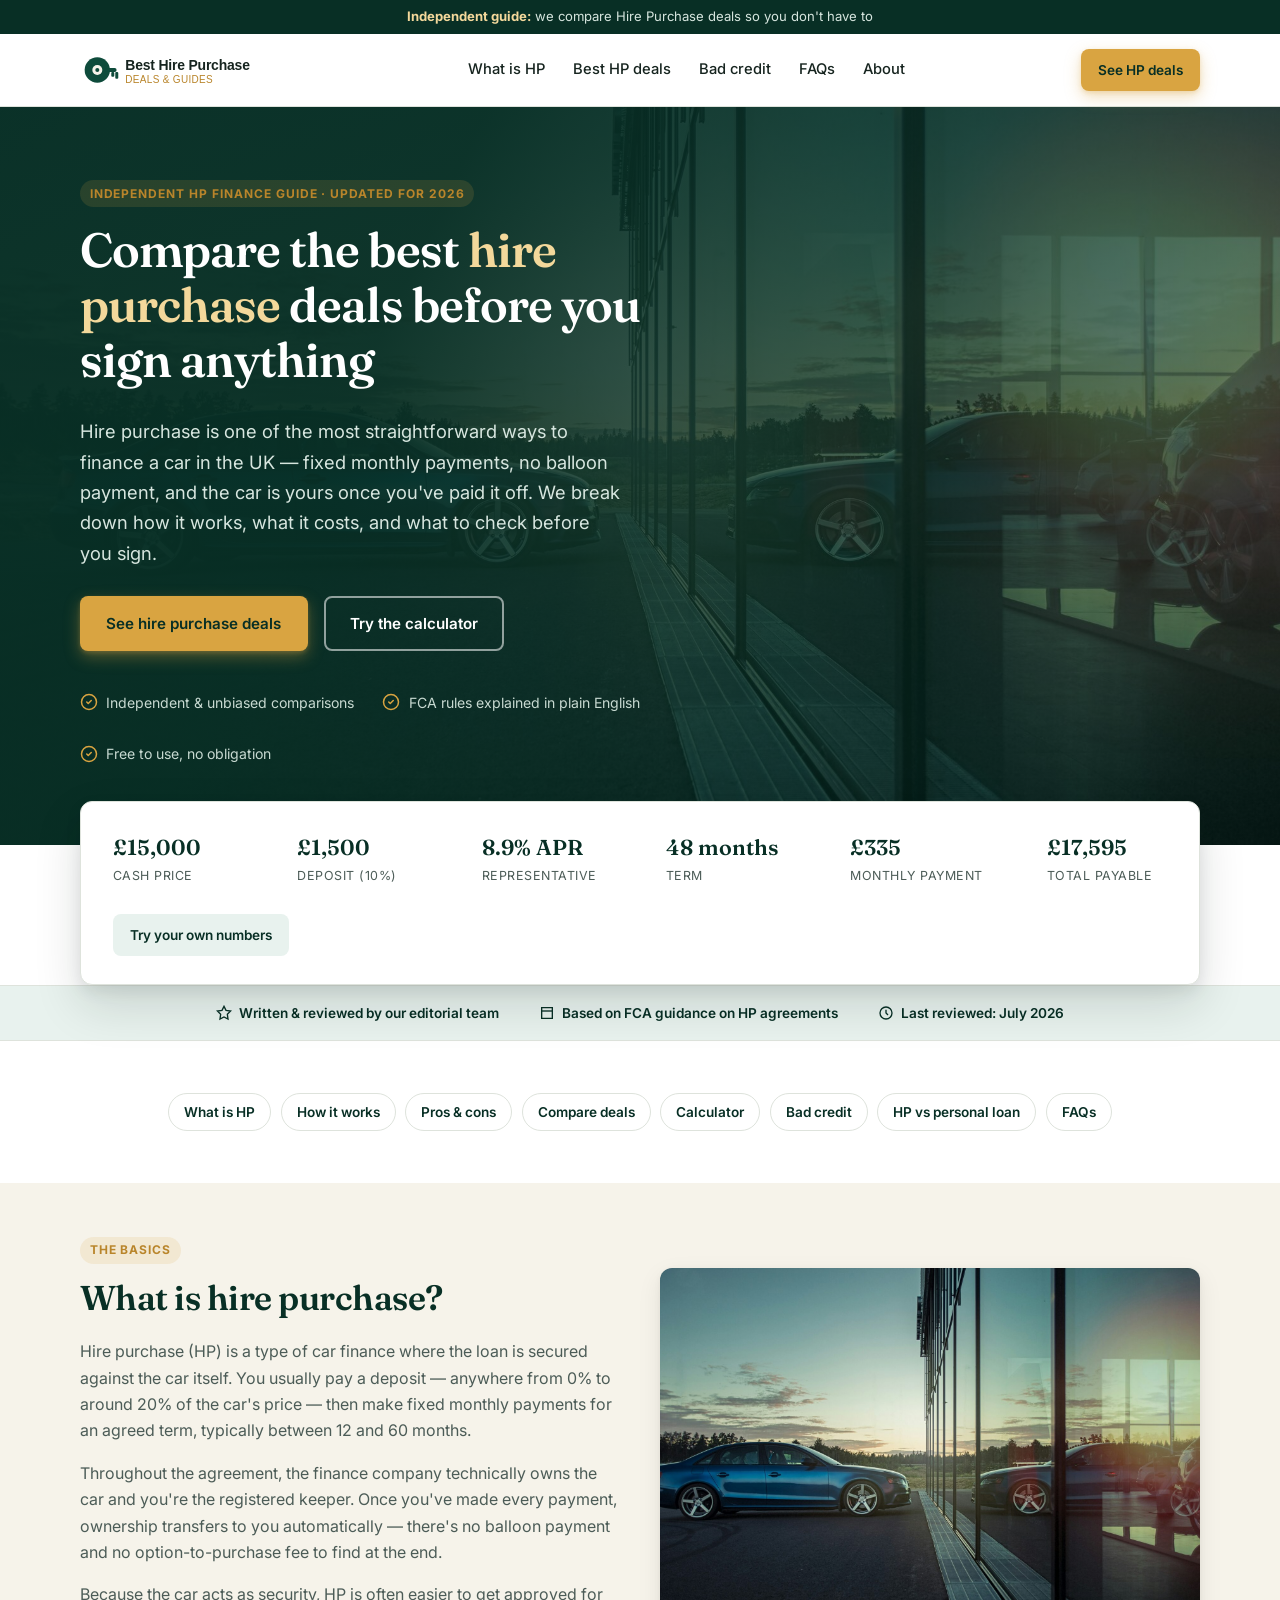
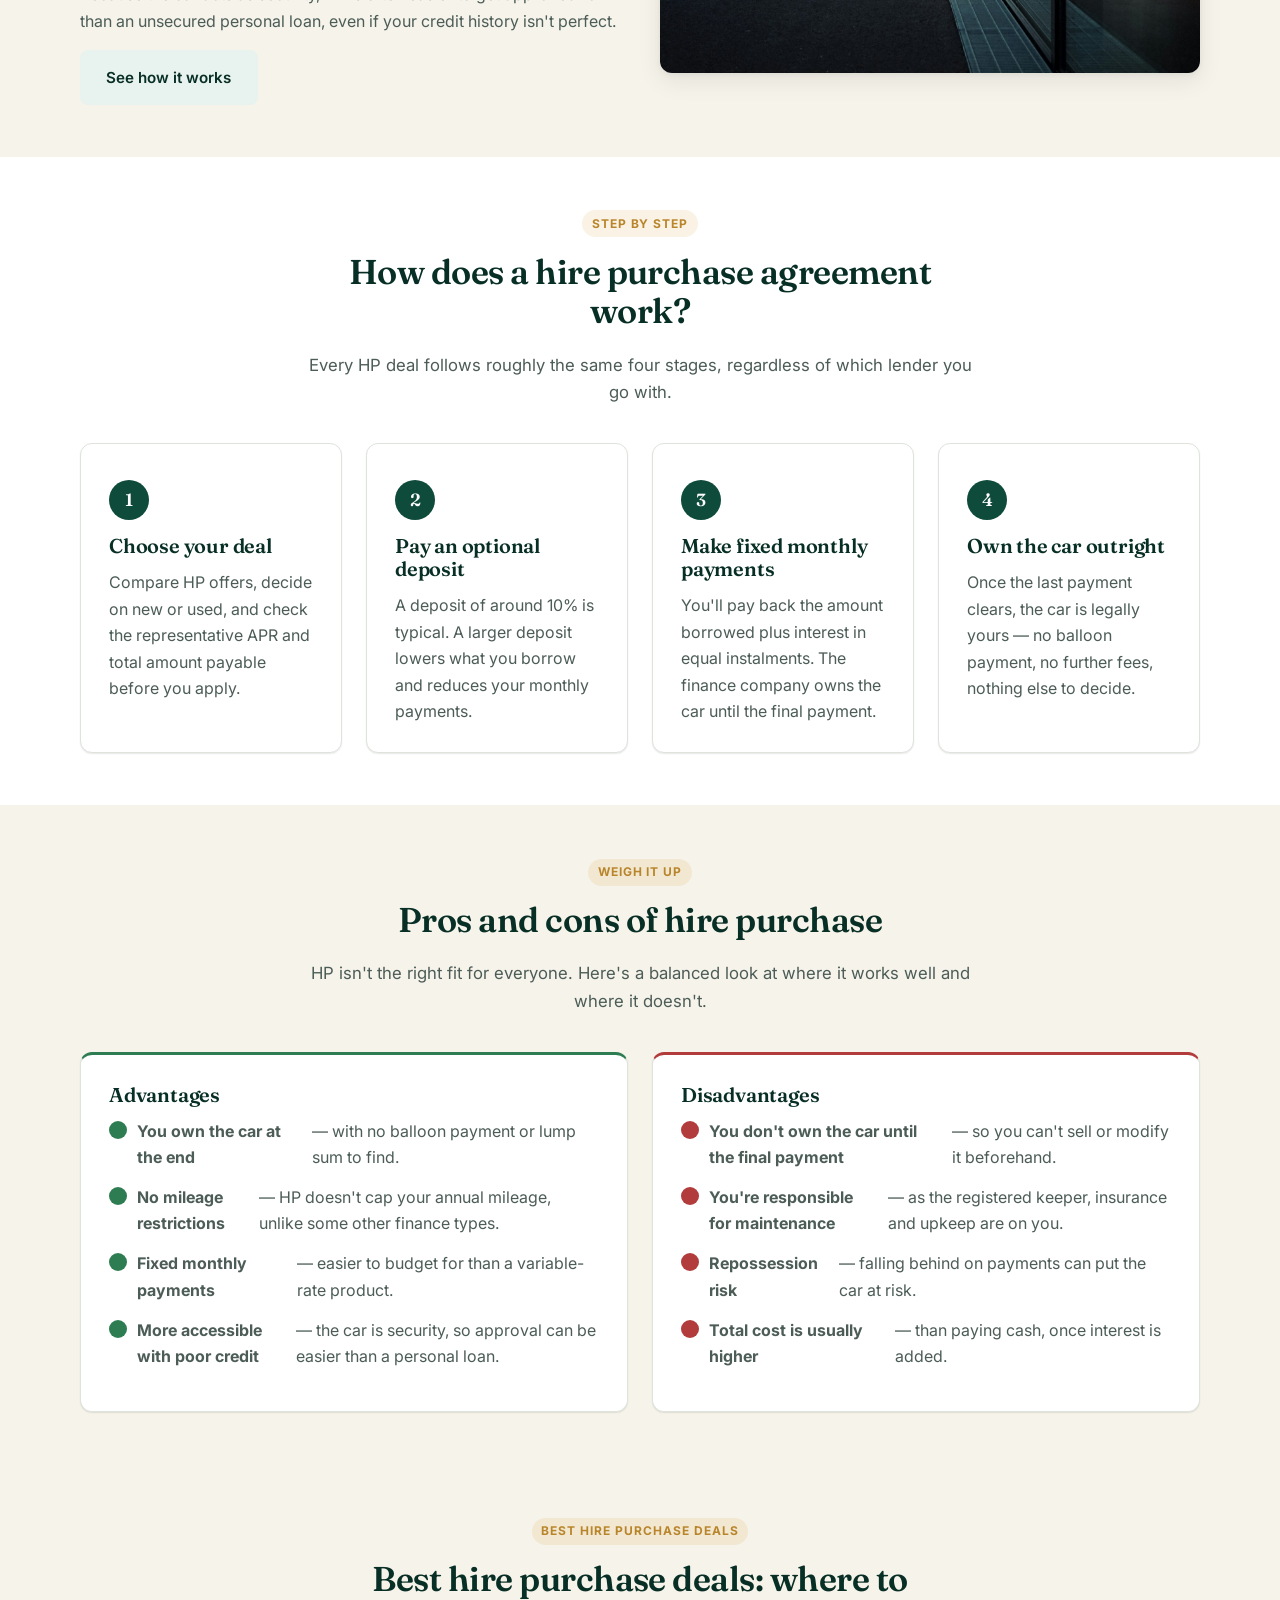
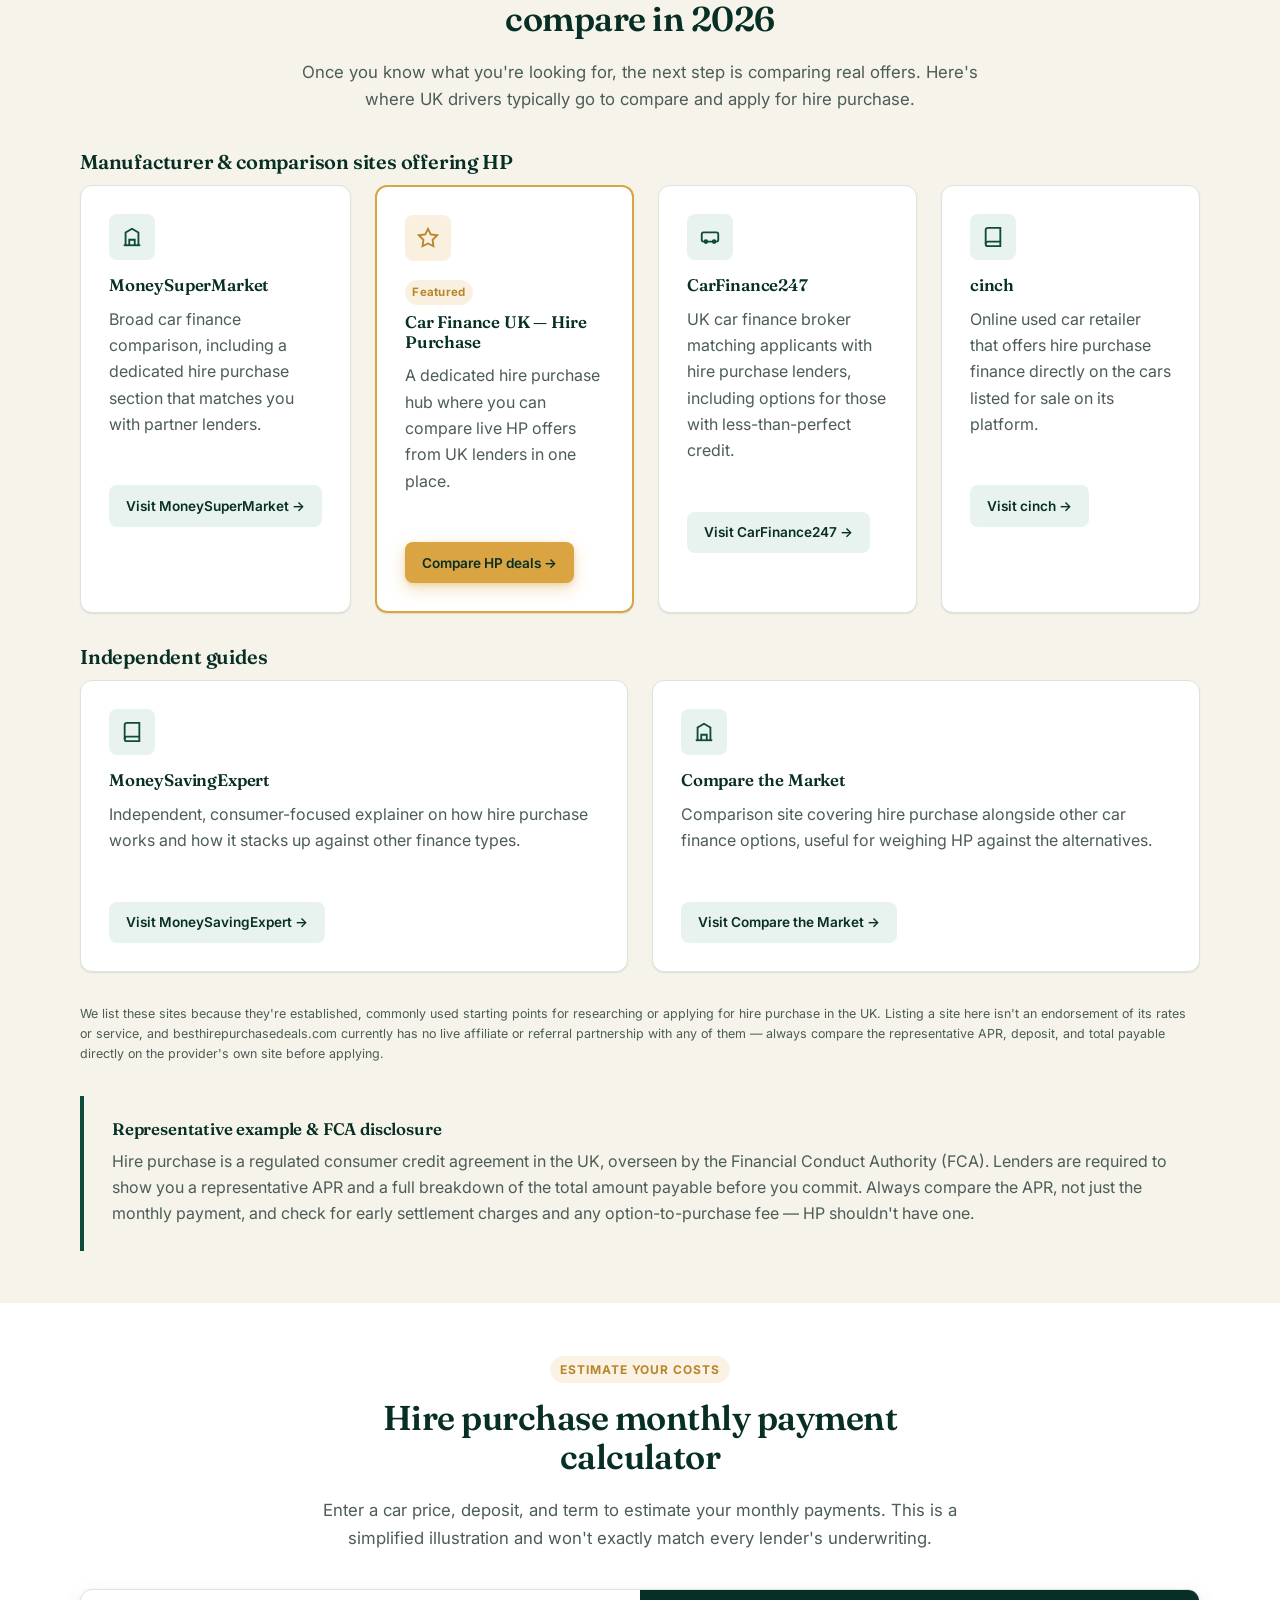
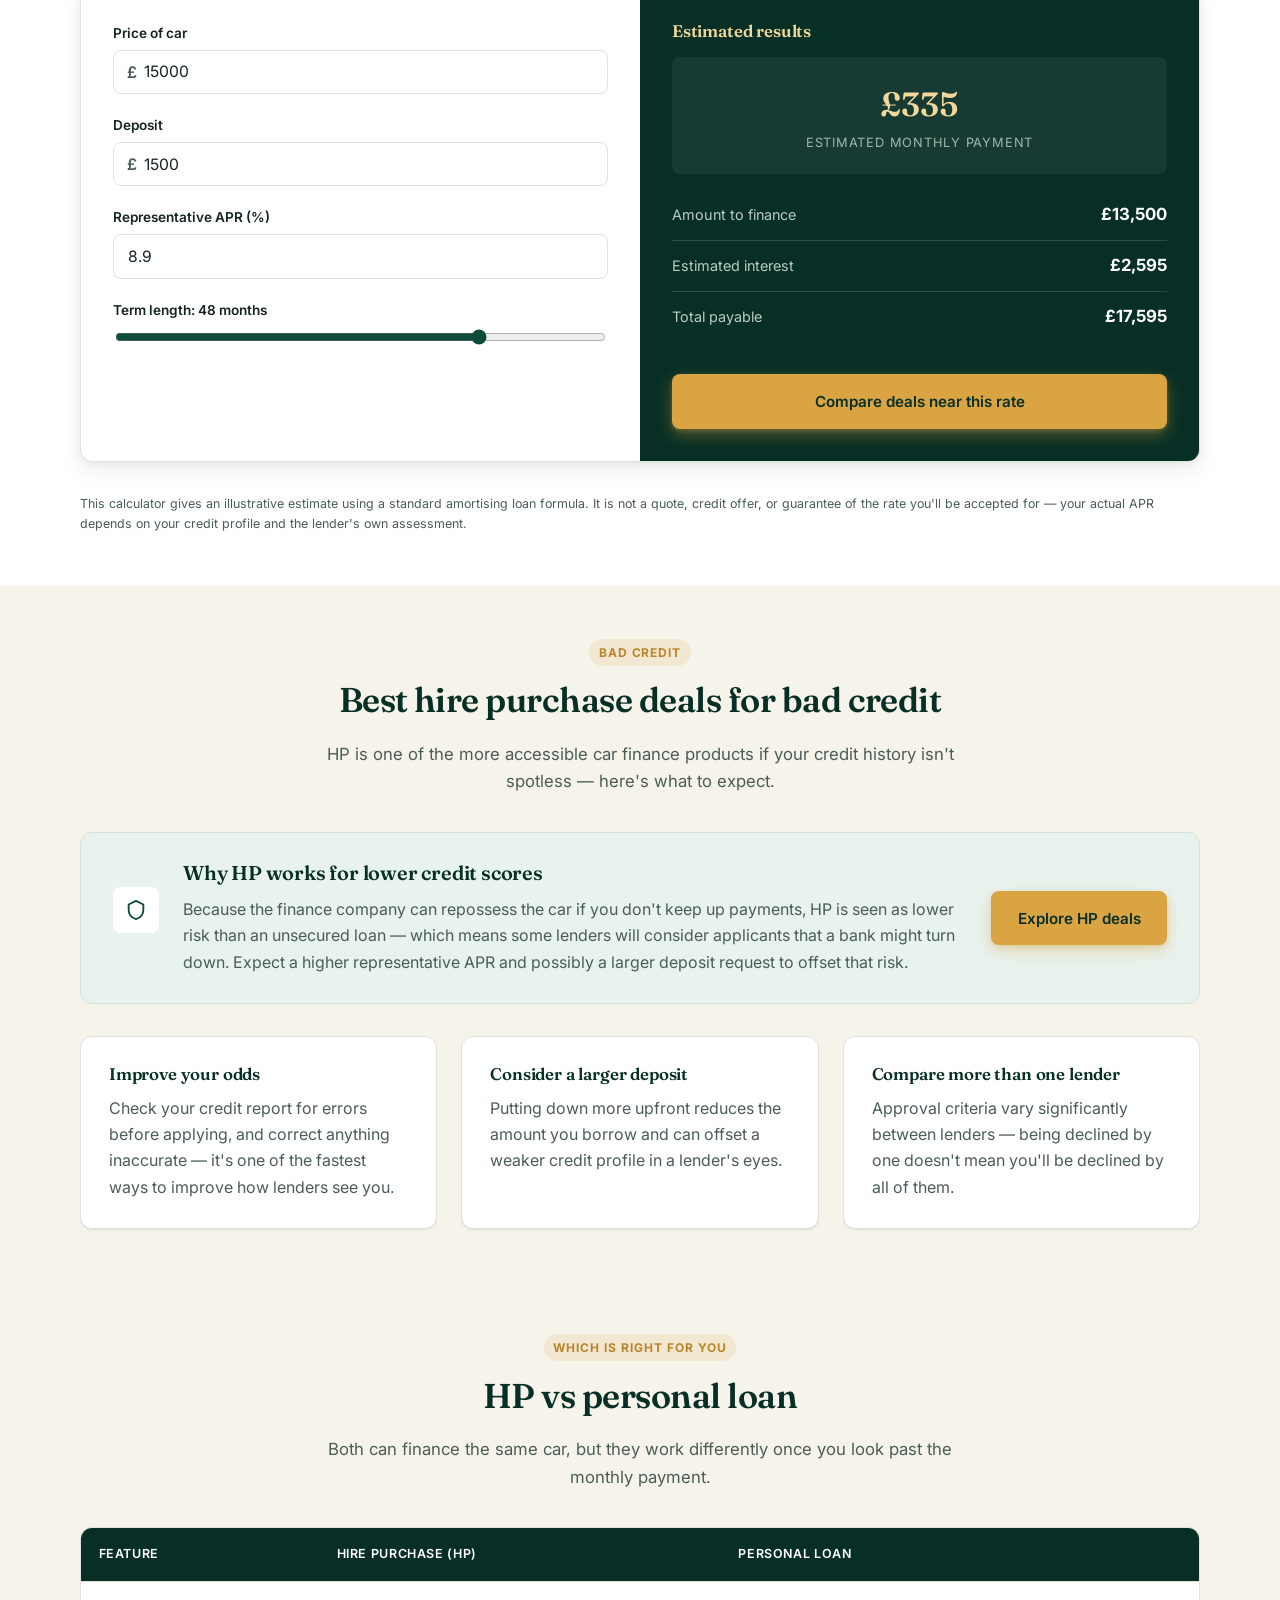
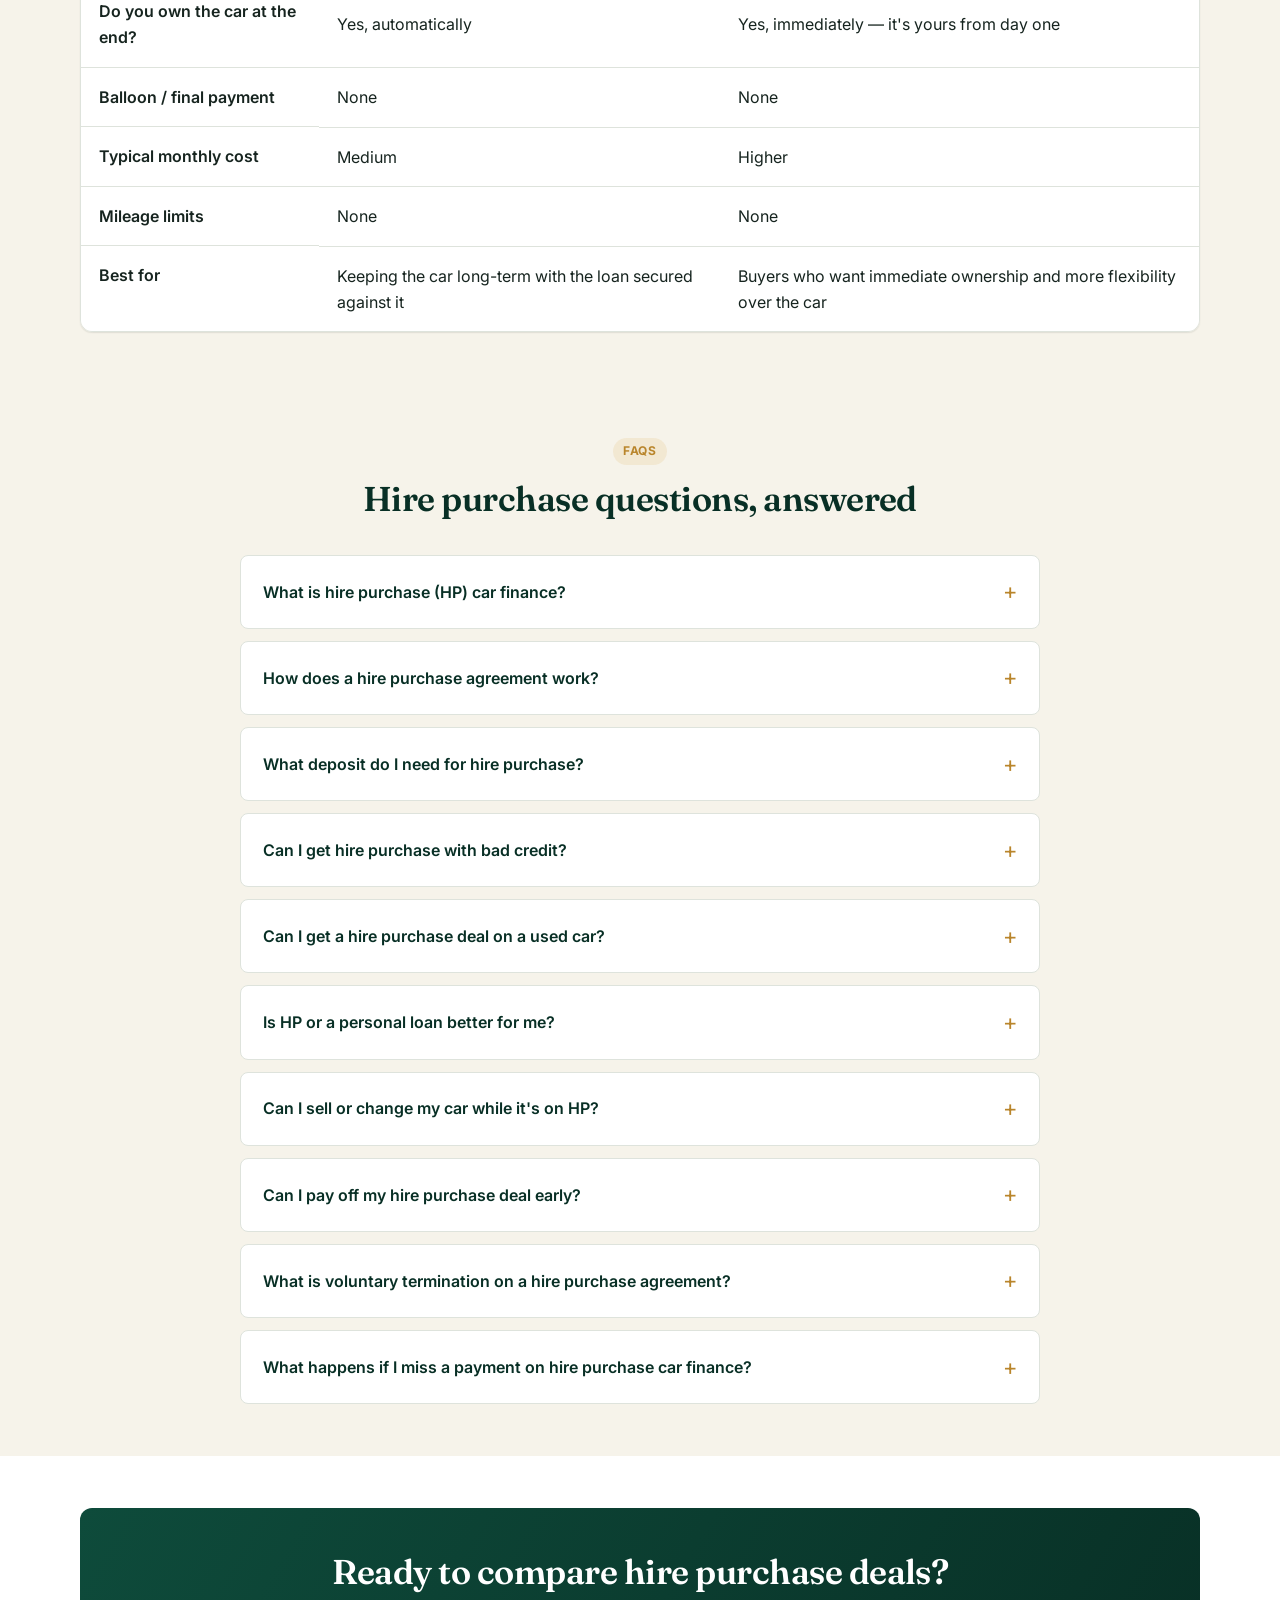
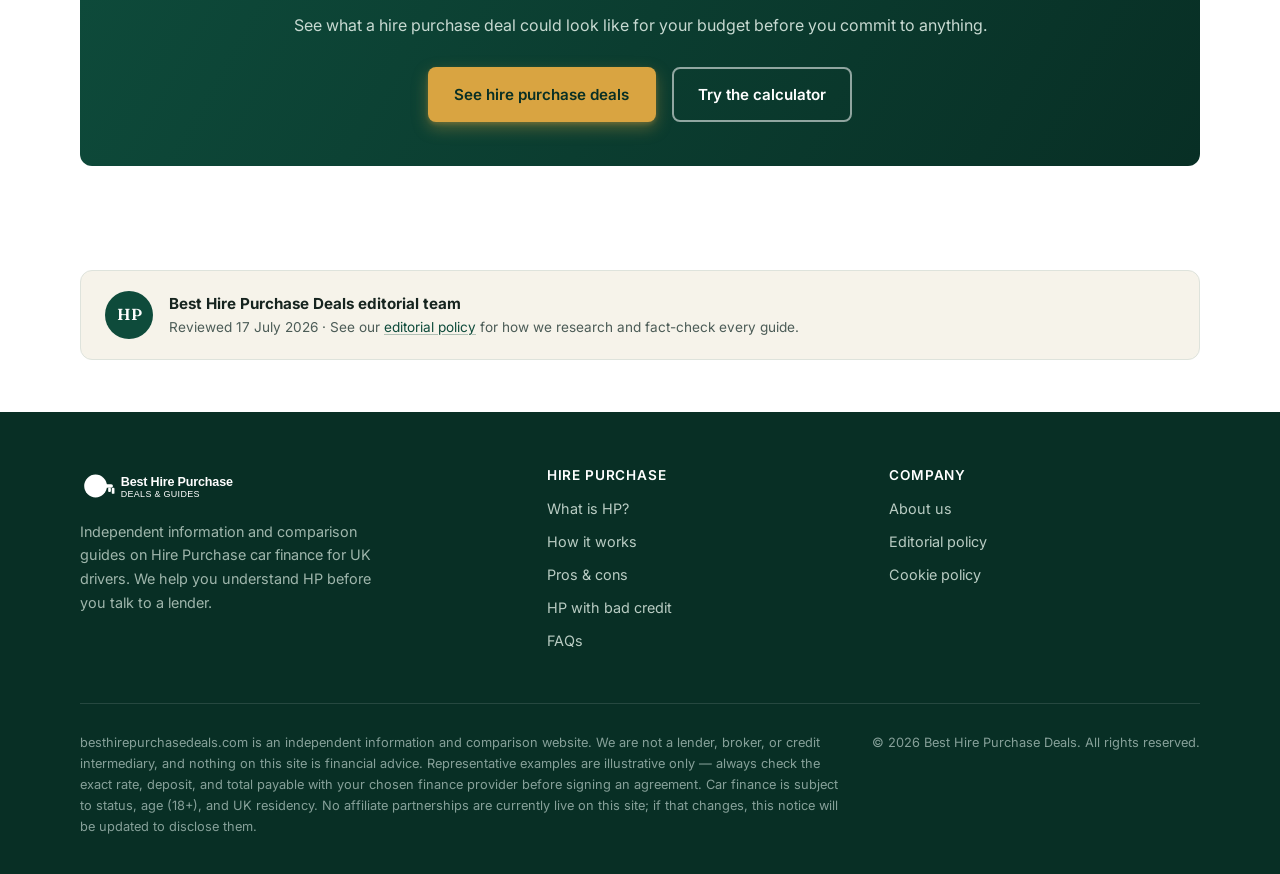
<file: besthirepurchasedeals.com/index.html>
<!DOCTYPE html>
<html lang="en">
<head>
<meta charset="UTF-8">
<meta name="viewport" content="width=device-width, initial-scale=1.0">
<title>Best Hire Purchase Deals 2026 | Compare HP Car Finance UK</title>
<meta name="description" content="Compare hire purchase (HP) car finance deals, see representative APR examples, and use our monthly payment calculator to estimate your costs.">
<link rel="canonical" href="https://besthirepurchasedeals.com/">
<meta property="og:type" content="article">
<meta property="og:title" content="Best Hire Purchase Deals 2026 | Compare HP Car Finance UK">
<meta property="og:description" content="Compare hire purchase (HP) car finance deals, see representative APR examples, and use our monthly payment calculator to estimate your costs.">
<meta property="og:url" content="https://besthirepurchasedeals.com/">
<meta property="og:site_name" content="Best Hire Purchase Deals">
<meta name="twitter:card" content="summary">
<link rel="icon" type="image/svg+xml" href="images/logo.svg">
<link rel="preconnect" href="https://fonts.googleapis.com">
<link rel="preconnect" href="https://fonts.gstatic.com" crossorigin>
<link href="https://fonts.googleapis.com/css2?family=Fraunces:wght@500;600;700&family=Inter:wght@400;500;600;700&display=swap" rel="stylesheet">
<link rel="stylesheet" href="css/global.css">
<link rel="stylesheet" href="css/ranking.css">
</head>
<body>
<div class="top-bar">
  <div class="container">
    <span><strong>Independent guide:</strong>&nbsp;we compare Hire Purchase deals so you don't have to</span>
  </div>
</div>
<header class="site-header" role="banner">
  <div class="container">
    <a href="" class="site-logo" aria-label="Best Hire Purchase Deals — home">
      <img src="images/logo.svg" alt="Best Hire Purchase Deals" height="40" width="211" class="site-logo__img">
    </a>
    <nav class="site-nav" role="navigation" aria-label="Main navigation">
      <a href="#what-is-hp">What is HP</a>
      <a href="#compare">Best HP deals</a>
      <a href="#bad-credit">Bad credit</a>
      <a href="#faq">FAQs</a>
      <a href="about/">About</a>
    </nav>
    <div class="header-cta">
      <a href="#compare" class="btn btn-primary btn-sm">See HP deals</a>
      <button class="nav-toggle" aria-label="Toggle menu" aria-expanded="false">
        <span></span><span></span><span></span>
      </button>
    </div>
  </div>
</header>
<main>
<script type="application/ld+json">
{
  "@context": "https://schema.org",
  "@type": "Article",
  "headline": "Best Hire Purchase Deals: Compare HP Car Finance in the UK",
  "description": "Independent guide to Hire Purchase (HP) car finance — how it works, representative APR examples, pros and cons, and bad credit options.",
  "author": { "@type": "Organization", "name": "Best Hire Purchase Deals" },
  "publisher": { "@type": "Organization", "name": "Best Hire Purchase Deals" },
  "mainEntityOfPage": "https://besthirepurchasedeals.com/"
}
</script>
<script type="application/ld+json">
{
  "@context": "https://schema.org",
  "@type": "FAQPage",
  "mainEntity": [
    {
      "@type": "Question",
      "name": "What is hire purchase (HP) car finance?",
      "acceptedAnswer": { "@type": "Answer", "text": "Hire purchase (HP) is a type of car finance where you pay an optional deposit followed by fixed monthly instalments. The finance company technically owns the car until your final payment, at which point ownership transfers to you automatically — there's no balloon payment or option-to-purchase fee to pay at the end." }
    },
    {
      "@type": "Question",
      "name": "How does a hire purchase agreement work?",
      "acceptedAnswer": { "@type": "Answer", "text": "You choose a car and agree a deposit, then the finance company pays the dealer and you repay the loan (plus interest) in fixed monthly instalments over an agreed term, typically 12 to 60 months. Once every payment is made, the car is yours to keep." }
    },
    {
      "@type": "Question",
      "name": "What deposit do I need for hire purchase?",
      "acceptedAnswer": { "@type": "Answer", "text": "Most HP deals ask for a deposit of around 10% of the car's price, though some lenders accept 0% deposit while others may ask for more if you have a lower credit score. A larger deposit reduces how much you borrow and lowers your monthly payments." }
    },
    {
      "@type": "Question",
      "name": "Can I get hire purchase with bad credit?",
      "acceptedAnswer": { "@type": "Answer", "text": "Yes. HP is generally considered more accessible than a personal loan if you have a low credit score, because the car itself acts as security for the finance company. You may be offered a higher APR or asked for a larger deposit, so it's worth comparing more than one lender." }
    },
    {
      "@type": "Question",
      "name": "Can I get a hire purchase deal on a used car?",
      "acceptedAnswer": { "@type": "Answer", "text": "Yes, HP is available on both new and used cars, and it's one of the most common ways to finance a used car purchase. Lenders will usually set a maximum age or mileage limit on the vehicle at the end of the agreement term." }
    },
    {
      "@type": "Question",
      "name": "Is HP or a personal loan better for me?",
      "acceptedAnswer": { "@type": "Answer", "text": "A personal loan gives you immediate ownership and more flexibility over the car, but usually comes with higher monthly payments since it's unsecured. HP tends to suit drivers who want the loan secured against the car and are comfortable with the finance company owning it until the final payment." }
    },
    {
      "@type": "Question",
      "name": "Can I sell or change my car while it's on HP?",
      "acceptedAnswer": { "@type": "Answer", "text": "No — legally you cannot sell a car that's on HP until you've made every payment and ownership has transferred to you, because the finance company owns it until then. Selling it without settling the agreement first is a breach of contract." }
    },
    {
      "@type": "Question",
      "name": "Can I pay off my hire purchase deal early?",
      "acceptedAnswer": { "@type": "Answer", "text": "Yes, you can request an early settlement figure from your lender at any time and pay off the remaining balance. Under the Consumer Credit Act you may be entitled to an interest rebate for settling early, though some agreements include a small early settlement charge." }
    },
    {
      "@type": "Question",
      "name": "What is voluntary termination on a hire purchase agreement?",
      "acceptedAnswer": { "@type": "Answer", "text": "Voluntary termination is a statutory right that lets you end an HP agreement early and hand the car back, provided you've paid at least 50% of the total amount payable. You won't own the car, but you won't be liable for the remaining instalments either, subject to the car being in reasonable condition." }
    },
    {
      "@type": "Question",
      "name": "What happens if I miss a payment on hire purchase car finance?",
      "acceptedAnswer": { "@type": "Answer", "text": "Missing a payment can trigger a late fee and a formal notice from your lender, and it may affect your credit file. If you've paid less than a third of the total amount payable, the finance company can usually repossess the car without needing a court order, so it's important to speak to your lender early if you're struggling." }
    }
  ]
}
</script>

<section class="hero">
  <div class="container">
    <div class="hero-content">
      <span class="eyebrow">Independent HP finance guide · Updated for 2026</span>
      <h1>Compare the best <mark>hire purchase</mark> deals before you sign anything</h1>
      <p class="hero-lede">Hire purchase is one of the most straightforward ways to finance a car in the UK — fixed monthly payments, no balloon payment, and the car is yours once you've paid it off. We break down how it works, what it costs, and what to check before you sign.</p>
      <div class="hero-ctas">
        <a href="#compare" class="btn btn-primary">See hire purchase deals</a>
        <a href="#calculator" class="btn btn-outline">Try the calculator</a>
      </div>
      <div class="hero-trust">
        <div class="hero-trust-item"><svg width="18" height="18" viewBox="0 0 24 24" fill="none"><path d="M9 12l2 2 4-4" stroke="currentColor" stroke-width="2" stroke-linecap="round" stroke-linejoin="round"/><circle cx="12" cy="12" r="10" stroke="currentColor" stroke-width="2"/></svg>Independent &amp; unbiased comparisons</div>
        <div class="hero-trust-item"><svg width="18" height="18" viewBox="0 0 24 24" fill="none"><path d="M9 12l2 2 4-4" stroke="currentColor" stroke-width="2" stroke-linecap="round" stroke-linejoin="round"/><circle cx="12" cy="12" r="10" stroke="currentColor" stroke-width="2"/></svg>FCA rules explained in plain English</div>
        <div class="hero-trust-item"><svg width="18" height="18" viewBox="0 0 24 24" fill="none"><path d="M9 12l2 2 4-4" stroke="currentColor" stroke-width="2" stroke-linecap="round" stroke-linejoin="round"/><circle cx="12" cy="12" r="10" stroke="currentColor" stroke-width="2"/></svg>Free to use, no obligation</div>
      </div>
    </div>
  </div>
</section>

<div class="rep-example">
  <div class="container">
    <div class="card">
      <div class="rep-strip">
        <div class="rep-item"><div class="value">£15,000</div><div class="label">Cash price</div></div>
        <div class="rep-item"><div class="value">£1,500</div><div class="label">Deposit (10%)</div></div>
        <div class="rep-item"><div class="value">8.9% APR</div><div class="label">Representative</div></div>
        <div class="rep-item"><div class="value">48 months</div><div class="label">Term</div></div>
        <div class="rep-item"><div class="value">£335</div><div class="label">Monthly payment</div></div>
        <div class="rep-item"><div class="value">£17,595</div><div class="label">Total payable</div></div>
        <a href="#calculator" class="btn btn-ghost btn-sm">Try your own numbers</a>
      </div>
    </div>
  </div>
</div>

<div class="trust-bar">
  <div class="container">
    <div><svg width="16" height="16" viewBox="0 0 24 24" fill="none" stroke="currentColor" stroke-width="2"><path d="M12 2l3 6 7 1-5 5 1 7-6-3-6 3 1-7-5-5 7-1z"/></svg>Written &amp; reviewed by our editorial team</div>
    <div><svg width="16" height="16" viewBox="0 0 24 24" fill="none" stroke="currentColor" stroke-width="2"><path d="M4 4h16v16H4z"/><path d="M4 9h16"/></svg>Based on FCA guidance on HP agreements</div>
    <div><svg width="16" height="16" viewBox="0 0 24 24" fill="none" stroke="currentColor" stroke-width="2"><circle cx="12" cy="12" r="9"/><path d="M12 7v5l3 3"/></svg>Last reviewed: July 2026</div>
  </div>
</div>

<section>
  <div class="container">
    <div class="pill-nav">
      <a href="#what-is-hp">What is HP</a>
      <a href="#how-it-works">How it works</a>
      <a href="#pros-cons">Pros &amp; cons</a>
      <a href="#compare">Compare deals</a>
      <a href="#calculator">Calculator</a>
      <a href="#bad-credit">Bad credit</a>
      <a href="#hp-vs-personal-loan">HP vs personal loan</a>
      <a href="#faq">FAQs</a>
    </div>
  </div>
</section>

<section id="what-is-hp" class="section-alt">
  <div class="container">
    <div class="feature-split">
      <div class="feature-copy">
        <span class="eyebrow">The basics</span>
        <h2>What is hire purchase?</h2>
        <p>Hire purchase (HP) is a type of car finance where the loan is secured against the car itself. You usually pay a deposit — anywhere from 0% to around 20% of the car's price — then make fixed monthly payments for an agreed term, typically between 12 and 60 months.</p>
        <p>Throughout the agreement, the finance company technically owns the car and you're the registered keeper. Once you've made every payment, ownership transfers to you automatically — there's no balloon payment and no option-to-purchase fee to find at the end.</p>
        <p>Because the car acts as security, HP is often easier to get approved for than an unsecured personal loan, even if your credit history isn't perfect.</p>
        <a href="#how-it-works" class="btn btn-ghost">See how it works</a>
      </div>
      <div class="feature-media">
        <img src="images/hero-hp-car-dusk.jpg" alt="Car parked outside a modern showroom at dusk, representing a hire purchase agreement" width="900" height="600" loading="lazy" style="object-position: center 60%">
      </div>
    </div>
  </div>
</section>

<section id="how-it-works">
  <div class="container">
    <div class="section-heading">
      <span class="eyebrow">Step by step</span>
      <h2>How does a hire purchase agreement work?</h2>
      <p>Every HP deal follows roughly the same four stages, regardless of which lender you go with.</p>
    </div>
    <div class="grid grid-4">
      <div class="card step-card">
        <div class="step-number">1</div>
        <h3>Choose your deal</h3>
        <p>Compare HP offers, decide on new or used, and check the representative APR and total amount payable before you apply.</p>
      </div>
      <div class="card step-card">
        <div class="step-number">2</div>
        <h3>Pay an optional deposit</h3>
        <p>A deposit of around 10% is typical. A larger deposit lowers what you borrow and reduces your monthly payments.</p>
      </div>
      <div class="card step-card">
        <div class="step-number">3</div>
        <h3>Make fixed monthly payments</h3>
        <p>You'll pay back the amount borrowed plus interest in equal instalments. The finance company owns the car until the final payment.</p>
      </div>
      <div class="card step-card">
        <div class="step-number">4</div>
        <h3>Own the car outright</h3>
        <p>Once the last payment clears, the car is legally yours — no balloon payment, no further fees, nothing else to decide.</p>
      </div>
    </div>
  </div>
</section>

<section id="pros-cons" class="section-alt">
  <div class="container">
    <div class="section-heading">
      <span class="eyebrow">Weigh it up</span>
      <h2>Pros and cons of hire purchase</h2>
      <p>HP isn't the right fit for everyone. Here's a balanced look at where it works well and where it doesn't.</p>
    </div>
    <div class="pros-cons">
      <div class="pros">
        <div class="card">
          <h3>Advantages</h3>
          <ul>
            <li><strong>You own the car at the end</strong> — with no balloon payment or lump sum to find.</li>
            <li><strong>No mileage restrictions</strong> — HP doesn't cap your annual mileage, unlike some other finance types.</li>
            <li><strong>Fixed monthly payments</strong> — easier to budget for than a variable-rate product.</li>
            <li><strong>More accessible with poor credit</strong> — the car is security, so approval can be easier than a personal loan.</li>
          </ul>
        </div>
      </div>
      <div class="cons">
        <div class="card">
          <h3>Disadvantages</h3>
          <ul>
            <li><strong>You don't own the car until the final payment</strong> — so you can't sell or modify it beforehand.</li>
            <li><strong>You're responsible for maintenance</strong> — as the registered keeper, insurance and upkeep are on you.</li>
            <li><strong>Repossession risk</strong> — falling behind on payments can put the car at risk.</li>
            <li><strong>Total cost is usually higher</strong> — than paying cash, once interest is added.</li>
          </ul>
        </div>
      </div>
    </div>
  </div>
</section>

<section id="compare" class="section-alt">
  <div class="container">
    <div class="section-heading">
      <span class="eyebrow">Best hire purchase deals</span>
      <h2>Best hire purchase deals: where to compare in 2026</h2>
      <p>Once you know what you're looking for, the next step is comparing real offers. Here's where UK drivers typically go to compare and apply for hire purchase.</p>
    </div>

    <h3 class="mt-2">Manufacturer &amp; comparison sites offering HP</h3>
    <div class="grid grid-4">
      <div class="card">
        <div class="icon-badge"><svg width="22" height="22" viewBox="0 0 24 24" fill="none" stroke="currentColor" stroke-width="2"><path d="M3 21h18"/><path d="M5 21V7l7-4 7 4v14"/><path d="M9 21v-6h6v6"/></svg></div>
        <h4>MoneySuperMarket</h4>
        <p>Broad car finance comparison, including a dedicated hire purchase section that matches you with partner lenders.</p>
        <a href="https://www.moneysupermarket.com/loans/car-finance/hire-purchase/" target="_blank" rel="noopener" class="btn btn-ghost btn-sm mt-2">Visit MoneySuperMarket →</a>
      </div>
      <div class="card" style="border:2px solid var(--color-accent);">
        <div class="icon-badge" style="background:rgba(217,164,65,0.16); color:var(--color-accent-dark);"><svg width="22" height="22" viewBox="0 0 24 24" fill="none" stroke="currentColor" stroke-width="2"><path d="M12 2l3 6 7 1-5 5 1 7-6-3-6 3 1-7-5-5 7-1z"/></svg></div>
        <span class="tag tag-gold">Featured</span>
        <h4 style="margin-top:0.5em;">Car Finance UK — Hire Purchase</h4>
        <p>A dedicated hire purchase hub where you can compare live HP offers from UK lenders in one place.</p>
        <a href="https://car-finance.co.uk/hp" target="_blank" rel="noopener" class="btn btn-primary btn-sm mt-2">Compare HP deals →</a>
      </div>
      <div class="card">
        <div class="icon-badge"><svg width="22" height="22" viewBox="0 0 24 24" fill="none" stroke="currentColor" stroke-width="2"><rect x="3" y="7" width="18" height="10" rx="2"/><circle cx="7.5" cy="17" r="1.5"/><circle cx="16.5" cy="17" r="1.5"/></svg></div>
        <h4>CarFinance247</h4>
        <p>UK car finance broker matching applicants with hire purchase lenders, including options for those with less-than-perfect credit.</p>
        <a href="https://www.carfinance247.co.uk/hire-purchase" target="_blank" rel="noopener" class="btn btn-ghost btn-sm mt-2">Visit CarFinance247 →</a>
      </div>
      <div class="card">
        <div class="icon-badge"><svg width="22" height="22" viewBox="0 0 24 24" fill="none" stroke="currentColor" stroke-width="2"><path d="M4 19.5A2.5 2.5 0 0 1 6.5 17H20"/><path d="M6.5 2H20v20H6.5A2.5 2.5 0 0 1 4 19.5v-15A2.5 2.5 0 0 1 6.5 2z"/></svg></div>
        <h4>cinch</h4>
        <p>Online used car retailer that offers hire purchase finance directly on the cars listed for sale on its platform.</p>
        <a href="https://www.cinch.co.uk/car-finance/hire-purchase" target="_blank" rel="noopener" class="btn btn-ghost btn-sm mt-2">Visit cinch →</a>
      </div>
    </div>

    <h3 class="mt-2">Independent guides</h3>
    <div class="grid grid-2">
      <div class="card">
        <div class="icon-badge"><svg width="22" height="22" viewBox="0 0 24 24" fill="none" stroke="currentColor" stroke-width="2"><path d="M4 19.5A2.5 2.5 0 0 1 6.5 17H20"/><path d="M6.5 2H20v20H6.5A2.5 2.5 0 0 1 4 19.5v-15A2.5 2.5 0 0 1 6.5 2z"/></svg></div>
        <h4>MoneySavingExpert</h4>
        <p>Independent, consumer-focused explainer on how hire purchase works and how it stacks up against other finance types.</p>
        <a href="https://www.moneysavingexpert.com/loans/hire-purchase/" target="_blank" rel="noopener" class="btn btn-ghost btn-sm mt-2">Visit MoneySavingExpert →</a>
      </div>
      <div class="card">
        <div class="icon-badge"><svg width="22" height="22" viewBox="0 0 24 24" fill="none" stroke="currentColor" stroke-width="2"><path d="M3 21h18"/><path d="M5 21V7l7-4 7 4v14"/><path d="M9 21v-6h6v6"/></svg></div>
        <h4>Compare the Market</h4>
        <p>Comparison site covering hire purchase alongside other car finance options, useful for weighing HP against the alternatives.</p>
        <a href="https://www.comparethemarket.com/loans/car-finance/hire-purchase/" target="_blank" rel="noopener" class="btn btn-ghost btn-sm mt-2">Visit Compare the Market →</a>
      </div>
    </div>

    <p class="small-print mt-2">We list these sites because they're established, commonly used starting points for researching or applying for hire purchase in the UK. Listing a site here isn't an endorsement of its rates or service, and besthirepurchasedeals.com currently has no live affiliate or referral partnership with any of them — always compare the representative APR, deposit, and total payable directly on the provider's own site before applying.</p>

    <div class="disclosure-block mt-2">
      <h4>Representative example &amp; FCA disclosure</h4>
      <p>Hire purchase is a regulated consumer credit agreement in the UK, overseen by the Financial Conduct Authority (FCA). Lenders are required to show you a representative APR and a full breakdown of the total amount payable before you commit. Always compare the APR, not just the monthly payment, and check for early settlement charges and any option-to-purchase fee — HP shouldn't have one.</p>
    </div>
  </div>
</section>

<section id="calculator">
  <div class="container">
    <div class="section-heading">
      <span class="eyebrow">Estimate your costs</span>
      <h2>Hire purchase monthly payment calculator</h2>
      <p>Enter a car price, deposit, and term to estimate your monthly payments. This is a simplified illustration and won't exactly match every lender's underwriting.</p>
    </div>
    <div class="calculator">
      <div class="calculator-inputs">
        <div class="field">
          <label for="calc-price">Price of car</label>
          <div class="input-wrap"><span class="prefix">£</span><input type="number" id="calc-price" class="has-prefix" value="15000" min="500" step="100"></div>
        </div>
        <div class="field">
          <label for="calc-deposit">Deposit</label>
          <div class="input-wrap"><span class="prefix">£</span><input type="number" id="calc-deposit" class="has-prefix" value="1500" min="0" step="50"></div>
        </div>
        <div class="field">
          <label for="calc-apr">Representative APR (%)</label>
          <input type="number" id="calc-apr" value="8.9" min="0" max="40" step="0.1">
        </div>
        <div class="field">
          <label for="calc-term">Term length: <span id="calc-term-value">48</span> months</label>
          <div class="field-range">
            <input type="range" id="calc-term" min="12" max="60" step="6" value="48">
          </div>
        </div>
      </div>
      <div class="calculator-results">
        <h4>Estimated results</h4>
        <div class="result-total">
          <div class="amount" id="calc-monthly">£335</div>
          <div class="label">Estimated monthly payment</div>
        </div>
        <div class="result-row"><span>Amount to finance</span><span id="calc-financed">£13,500</span></div>
        <div class="result-row"><span>Estimated interest</span><span id="calc-interest">£2,595</span></div>
        <div class="result-row"><span>Total payable</span><span id="calc-total">£17,595</span></div>
        <a href="#compare" class="btn btn-primary btn-block mt-2">Compare deals near this rate</a>
      </div>
    </div>
    <p class="small-print mt-2">This calculator gives an illustrative estimate using a standard amortising loan formula. It is not a quote, credit offer, or guarantee of the rate you'll be accepted for — your actual APR depends on your credit profile and the lender's own assessment.</p>
  </div>
</section>

<section id="bad-credit" class="section-alt">
  <div class="container">
    <div class="section-heading">
      <span class="eyebrow">Bad credit</span>
      <h2>Best hire purchase deals for bad credit</h2>
      <p>HP is one of the more accessible car finance products if your credit history isn't spotless — here's what to expect.</p>
    </div>
    <div class="callout">
      <div class="icon-badge"><svg width="22" height="22" viewBox="0 0 24 24" fill="none" stroke="currentColor" stroke-width="2"><path d="M12 2l8 4v6c0 5-3.5 8.5-8 10-4.5-1.5-8-5-8-10V6l8-4z"/></svg></div>
      <div>
        <h3>Why HP works for lower credit scores</h3>
        <p>Because the finance company can repossess the car if you don't keep up payments, HP is seen as lower risk than an unsecured loan — which means some lenders will consider applicants that a bank might turn down. Expect a higher representative APR and possibly a larger deposit request to offset that risk.</p>
      </div>
      <div class="callout-actions"><a href="#compare" class="btn btn-primary">Explore HP deals</a></div>
    </div>
    <div class="grid grid-3 mt-2">
      <div class="card">
        <h4>Improve your odds</h4>
        <p>Check your credit report for errors before applying, and correct anything inaccurate — it's one of the fastest ways to improve how lenders see you.</p>
      </div>
      <div class="card">
        <h4>Consider a larger deposit</h4>
        <p>Putting down more upfront reduces the amount you borrow and can offset a weaker credit profile in a lender's eyes.</p>
      </div>
      <div class="card">
        <h4>Compare more than one lender</h4>
        <p>Approval criteria vary significantly between lenders — being declined by one doesn't mean you'll be declined by all of them.</p>
      </div>
    </div>
  </div>
</section>

<section id="hp-vs-personal-loan" class="section-alt">
  <div class="container">
    <div class="section-heading">
      <span class="eyebrow">Which is right for you</span>
      <h2>HP vs personal loan</h2>
      <p>Both can finance the same car, but they work differently once you look past the monthly payment.</p>
    </div>
    <div class="table-wrap">
      <table class="deals-table">
        <thead>
          <tr><th>Feature</th><th>Hire purchase (HP)</th><th>Personal loan</th></tr>
        </thead>
        <tbody>
          <tr><td class="lender-cell">Do you own the car at the end?</td><td>Yes, automatically</td><td>Yes, immediately — it's yours from day one</td></tr>
          <tr><td class="lender-cell">Balloon / final payment</td><td>None</td><td>None</td></tr>
          <tr><td class="lender-cell">Typical monthly cost</td><td>Medium</td><td>Higher</td></tr>
          <tr><td class="lender-cell">Mileage limits</td><td>None</td><td>None</td></tr>
          <tr><td class="lender-cell">Best for</td><td>Keeping the car long-term with the loan secured against it</td><td>Buyers who want immediate ownership and more flexibility over the car</td></tr>
        </tbody>
      </table>
    </div>
  </div>
</section>

<section id="faq" class="section-alt">
  <div class="container">
    <div class="section-heading">
      <span class="eyebrow">FAQs</span>
      <h2>Hire purchase questions, answered</h2>
    </div>
    <div class="faq-list">
      <details class="faq-item">
        <summary>What is hire purchase (HP) car finance?</summary>
        <p>Hire purchase (HP) is a type of car finance where you pay an optional deposit followed by fixed monthly instalments. The finance company technically owns the car until your final payment, at which point ownership transfers to you automatically — there's no balloon payment or option-to-purchase fee to pay at the end.</p>
      </details>
      <details class="faq-item">
        <summary>How does a hire purchase agreement work?</summary>
        <p>You choose a car and agree a deposit, then the finance company pays the dealer and you repay the loan (plus interest) in fixed monthly instalments over an agreed term, typically 12 to 60 months. Once every payment is made, the car is yours to keep.</p>
      </details>
      <details class="faq-item">
        <summary>What deposit do I need for hire purchase?</summary>
        <p>Most HP deals ask for a deposit of around 10% of the car's price, though some lenders accept 0% deposit while others may ask for more if you have a lower credit score. A larger deposit reduces how much you borrow and lowers your monthly payments.</p>
      </details>
      <details class="faq-item">
        <summary>Can I get hire purchase with bad credit?</summary>
        <p>Yes. HP is generally considered more accessible than a personal loan if you have a low credit score, because the car itself acts as security for the finance company. You may be offered a higher APR or asked for a larger deposit, so it's worth comparing more than one lender.</p>
      </details>
      <details class="faq-item">
        <summary>Can I get a hire purchase deal on a used car?</summary>
        <p>Yes, HP is available on both new and used cars, and it's one of the most common ways to finance a used car purchase. Lenders will usually set a maximum age or mileage limit on the vehicle at the end of the agreement term.</p>
      </details>
      <details class="faq-item">
        <summary>Is HP or a personal loan better for me?</summary>
        <p>A personal loan gives you immediate ownership and more flexibility over the car, but usually comes with higher monthly payments since it's unsecured. HP tends to suit drivers who want the loan secured against the car and are comfortable with the finance company owning it until the final payment.</p>
      </details>
      <details class="faq-item">
        <summary>Can I sell or change my car while it's on HP?</summary>
        <p>No — legally you cannot sell a car that's on HP until you've made every payment and ownership has transferred to you, because the finance company owns it until then. Selling it without settling the agreement first is a breach of contract.</p>
      </details>
      <details class="faq-item">
        <summary>Can I pay off my hire purchase deal early?</summary>
        <p>Yes, you can request an early settlement figure from your lender at any time and pay off the remaining balance. Under the Consumer Credit Act you may be entitled to an interest rebate for settling early, though some agreements include a small early settlement charge.</p>
      </details>
      <details class="faq-item">
        <summary>What is voluntary termination on a hire purchase agreement?</summary>
        <p>Voluntary termination is a statutory right that lets you end an HP agreement early and hand the car back, provided you've paid at least 50% of the total amount payable. You won't own the car, but you won't be liable for the remaining instalments either, subject to the car being in reasonable condition.</p>
      </details>
      <details class="faq-item">
        <summary>What happens if I miss a payment on hire purchase car finance?</summary>
        <p>Missing a payment can trigger a late fee and a formal notice from your lender, and it may affect your credit file. If you've paid less than a third of the total amount payable, the finance company can usually repossess the car without needing a court order, so it's important to speak to your lender early if you're struggling.</p>
      </details>
    </div>
  </div>
</section>

<section>
  <div class="container">
    <div class="cta-banner">
      <h2>Ready to compare hire purchase deals?</h2>
      <p>See what a hire purchase deal could look like for your budget before you commit to anything.</p>
      <div class="hero-ctas text-center" style="justify-content:center;">
        <a href="#compare" class="btn btn-primary">See hire purchase deals</a>
        <a href="#calculator" class="btn btn-outline">Try the calculator</a>
      </div>
    </div>
  </div>
</section>

<section>
  <div class="container">
    <div class="author-box">
      <div class="initials">HP</div>
      <div class="meta"><strong>Best Hire Purchase Deals editorial team</strong>Reviewed 17 July 2026 · See our <a href="editorial-policy/">editorial policy</a> for how we research and fact-check every guide.</div>
    </div>
  </div>
</section>
</main>
<footer class="site-footer" role="contentinfo">
  <div class="container">
    <div class="footer-grid">
      <div class="footer-brand">
        <a href="" class="site-logo" aria-label="Best Hire Purchase Deals — home">
          <img src="images/logo.svg" alt="Best Hire Purchase Deals" height="36" width="190" class="site-logo__img">
        </a>
        <p>Independent information and comparison guides on Hire Purchase car finance for UK drivers. We help you understand HP before you talk to a lender.</p>
      </div>
      <div class="footer-col">
        <h4>Hire purchase</h4>
        <ul>
          <li><a href="#what-is-hp">What is HP?</a></li>
          <li><a href="#how-it-works">How it works</a></li>
          <li><a href="#pros-cons">Pros &amp; cons</a></li>
          <li><a href="#bad-credit">HP with bad credit</a></li>
          <li><a href="#faq">FAQs</a></li>
        </ul>
      </div>
      <div class="footer-col">
        <h4>Company</h4>
        <ul>
          <li><a href="about/">About us</a></li>
          <li><a href="editorial-policy/">Editorial policy</a></li>
          <li><a href="cookie-policy/">Cookie policy</a></li>
        </ul>
      </div>
    </div>
    <div class="footer-legal">
      <p>besthirepurchasedeals.com is an independent information and comparison website. We are not a lender, broker, or credit intermediary, and nothing on this site is financial advice. Representative examples are illustrative only — always check the exact rate, deposit, and total payable with your chosen finance provider before signing an agreement. Car finance is subject to status, age (18+), and UK residency. No affiliate partnerships are currently live on this site; if that changes, this notice will be updated to disclose them.</p>
      <p>&copy; <span id="current-year">2026</span> Best Hire Purchase Deals. All rights reserved.</p>
    </div>
  </div>
</footer>
<script src="js/nav.js"></script>
<script src="js/app.js"></script>
</body>
</html>
</file>
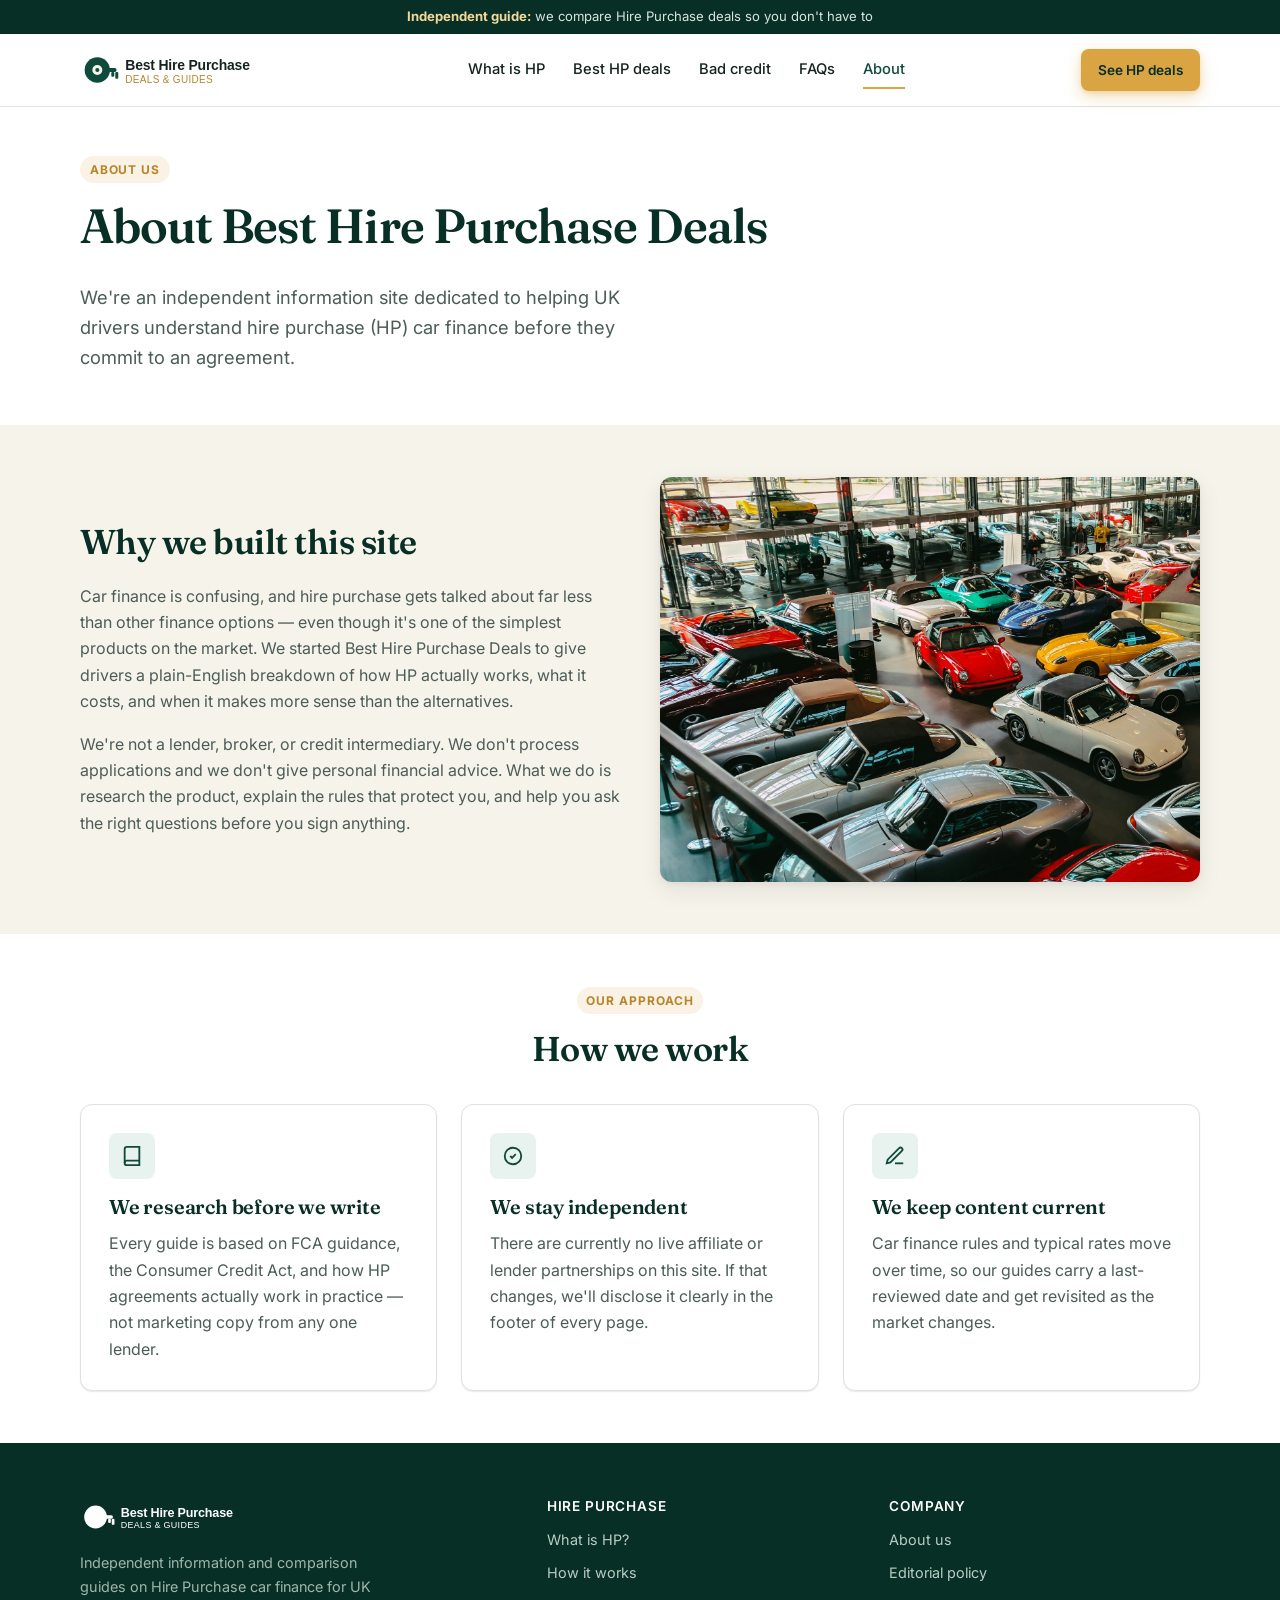
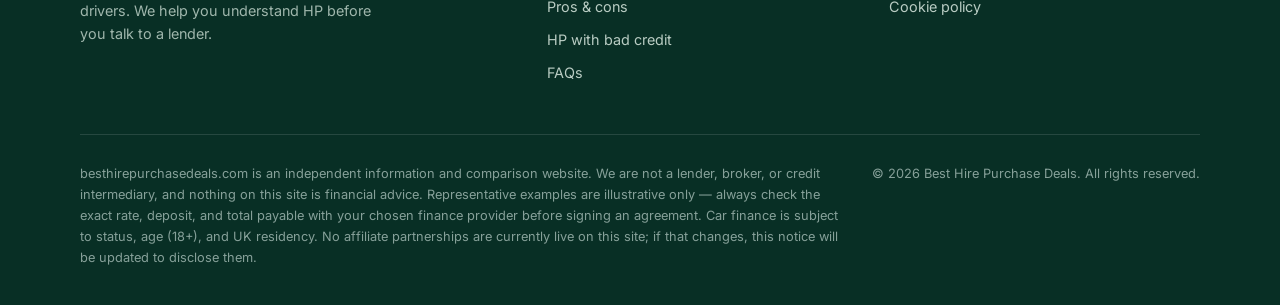
<file: besthirepurchasedeals.com/about/index.html>
<!DOCTYPE html>
<html lang="en">
<head>
<meta charset="UTF-8">
<meta name="viewport" content="width=device-width, initial-scale=1.0">
<title>About Us | Best Hire Purchase Deals</title>
<meta name="description" content="Best Hire Purchase Deals is an independent information site helping UK drivers understand hire purchase car finance.">
<link rel="canonical" href="https://besthirepurchasedeals.com/about/">
<meta property="og:type" content="website">
<meta property="og:title" content="About Us | Best Hire Purchase Deals">
<meta property="og:description" content="Best Hire Purchase Deals is an independent information site helping UK drivers understand hire purchase car finance.">
<meta property="og:url" content="https://besthirepurchasedeals.com/about/">
<meta property="og:site_name" content="Best Hire Purchase Deals">
<meta name="twitter:card" content="summary">
<link rel="icon" type="image/svg+xml" href="../images/logo.svg">
<link rel="preconnect" href="https://fonts.googleapis.com">
<link rel="preconnect" href="https://fonts.gstatic.com" crossorigin>
<link href="https://fonts.googleapis.com/css2?family=Fraunces:wght@500;600;700&family=Inter:wght@400;500;600;700&display=swap" rel="stylesheet">
<link rel="stylesheet" href="../css/global.css">
</head>
<body>
<div class="top-bar">
  <div class="container">
    <span><strong>Independent guide:</strong>&nbsp;we compare Hire Purchase deals so you don't have to</span>
  </div>
</div>
<header class="site-header" role="banner">
  <div class="container">
    <a href="../" class="site-logo" aria-label="Best Hire Purchase Deals — home">
      <img src="../images/logo.svg" alt="Best Hire Purchase Deals" height="40" width="211" class="site-logo__img">
    </a>
    <nav class="site-nav" role="navigation" aria-label="Main navigation">
      <a href="../#what-is-hp">What is HP</a>
      <a href="../#compare">Best HP deals</a>
      <a href="../#bad-credit">Bad credit</a>
      <a href="../#faq">FAQs</a>
      <a href="../about/" class="active">About</a>
    </nav>
    <div class="header-cta">
      <a href="#compare" class="btn btn-primary btn-sm">See HP deals</a>
      <button class="nav-toggle" aria-label="Toggle menu" aria-expanded="false">
        <span></span><span></span><span></span>
      </button>
    </div>
  </div>
</header>
<main>
<section style="padding-top:3rem;">
  <div class="container">
    <span class="eyebrow">About us</span>
    <h1>About Best Hire Purchase Deals</h1>
    <p class="hero-lede" style="color:var(--color-text-muted);">We're an independent information site dedicated to helping UK drivers understand hire purchase (HP) car finance before they commit to an agreement.</p>
  </div>
</section>

<section class="section-alt">
  <div class="container">
    <div class="feature-split">
      <div class="feature-copy">
        <h2>Why we built this site</h2>
        <p>Car finance is confusing, and hire purchase gets talked about far less than other finance options — even though it's one of the simplest products on the market. We started Best Hire Purchase Deals to give drivers a plain-English breakdown of how HP actually works, what it costs, and when it makes more sense than the alternatives.</p>
        <p>We're not a lender, broker, or credit intermediary. We don't process applications and we don't give personal financial advice. What we do is research the product, explain the rules that protect you, and help you ask the right questions before you sign anything.</p>
      </div>
      <div class="feature-media">
        <img src="../images/hp-classic-collection.jpg" alt="Collection of cars parked inside a showroom" width="900" height="600" loading="lazy">
      </div>
    </div>
  </div>
</section>

<section>
  <div class="container">
    <div class="section-heading">
      <span class="eyebrow">Our approach</span>
      <h2>How we work</h2>
    </div>
    <div class="grid grid-3">
      <div class="card">
        <div class="icon-badge"><svg width="22" height="22" viewBox="0 0 24 24" fill="none" stroke="currentColor" stroke-width="2"><path d="M4 19.5A2.5 2.5 0 0 1 6.5 17H20"/><path d="M6.5 2H20v20H6.5A2.5 2.5 0 0 1 4 19.5v-15A2.5 2.5 0 0 1 6.5 2z"/></svg></div>
        <h3>We research before we write</h3>
        <p>Every guide is based on FCA guidance, the Consumer Credit Act, and how HP agreements actually work in practice — not marketing copy from any one lender.</p>
      </div>
      <div class="card">
        <div class="icon-badge"><svg width="22" height="22" viewBox="0 0 24 24" fill="none" stroke="currentColor" stroke-width="2"><path d="M9 12l2 2 4-4"/><circle cx="12" cy="12" r="9"/></svg></div>
        <h3>We stay independent</h3>
        <p>There are currently no live affiliate or lender partnerships on this site. If that changes, we'll disclose it clearly in the footer of every page.</p>
      </div>
      <div class="card">
        <div class="icon-badge"><svg width="22" height="22" viewBox="0 0 24 24" fill="none" stroke="currentColor" stroke-width="2"><path d="M12 20h9"/><path d="M16.5 3.5a2.1 2.1 0 0 1 3 3L7 19l-4 1 1-4L16.5 3.5z"/></svg></div>
        <h3>We keep content current</h3>
        <p>Car finance rules and typical rates move over time, so our guides carry a last-reviewed date and get revisited as the market changes.</p>
      </div>
    </div>
  </div>
</section>

</main>
<footer class="site-footer" role="contentinfo">
  <div class="container">
    <div class="footer-grid">
      <div class="footer-brand">
        <a href="../" class="site-logo" aria-label="Best Hire Purchase Deals — home">
          <img src="../images/logo.svg" alt="Best Hire Purchase Deals" height="36" width="190" class="site-logo__img">
        </a>
        <p>Independent information and comparison guides on Hire Purchase car finance for UK drivers. We help you understand HP before you talk to a lender.</p>
      </div>
      <div class="footer-col">
        <h4>Hire purchase</h4>
        <ul>
          <li><a href="../#what-is-hp">What is HP?</a></li>
          <li><a href="../#how-it-works">How it works</a></li>
          <li><a href="../#pros-cons">Pros &amp; cons</a></li>
          <li><a href="../#bad-credit">HP with bad credit</a></li>
          <li><a href="../#faq">FAQs</a></li>
        </ul>
      </div>
      <div class="footer-col">
        <h4>Company</h4>
        <ul>
          <li><a href="../about/">About us</a></li>
          <li><a href="../editorial-policy/">Editorial policy</a></li>
          <li><a href="../cookie-policy/">Cookie policy</a></li>
        </ul>
      </div>
    </div>
    <div class="footer-legal">
      <p>besthirepurchasedeals.com is an independent information and comparison website. We are not a lender, broker, or credit intermediary, and nothing on this site is financial advice. Representative examples are illustrative only — always check the exact rate, deposit, and total payable with your chosen finance provider before signing an agreement. Car finance is subject to status, age (18+), and UK residency. No affiliate partnerships are currently live on this site; if that changes, this notice will be updated to disclose them.</p>
      <p>&copy; <span id="current-year">2026</span> Best Hire Purchase Deals. All rights reserved.</p>
    </div>
  </div>
</footer>
<script src="../js/nav.js"></script>
<script src="../js/app.js"></script>
</body>
</html>
</file>
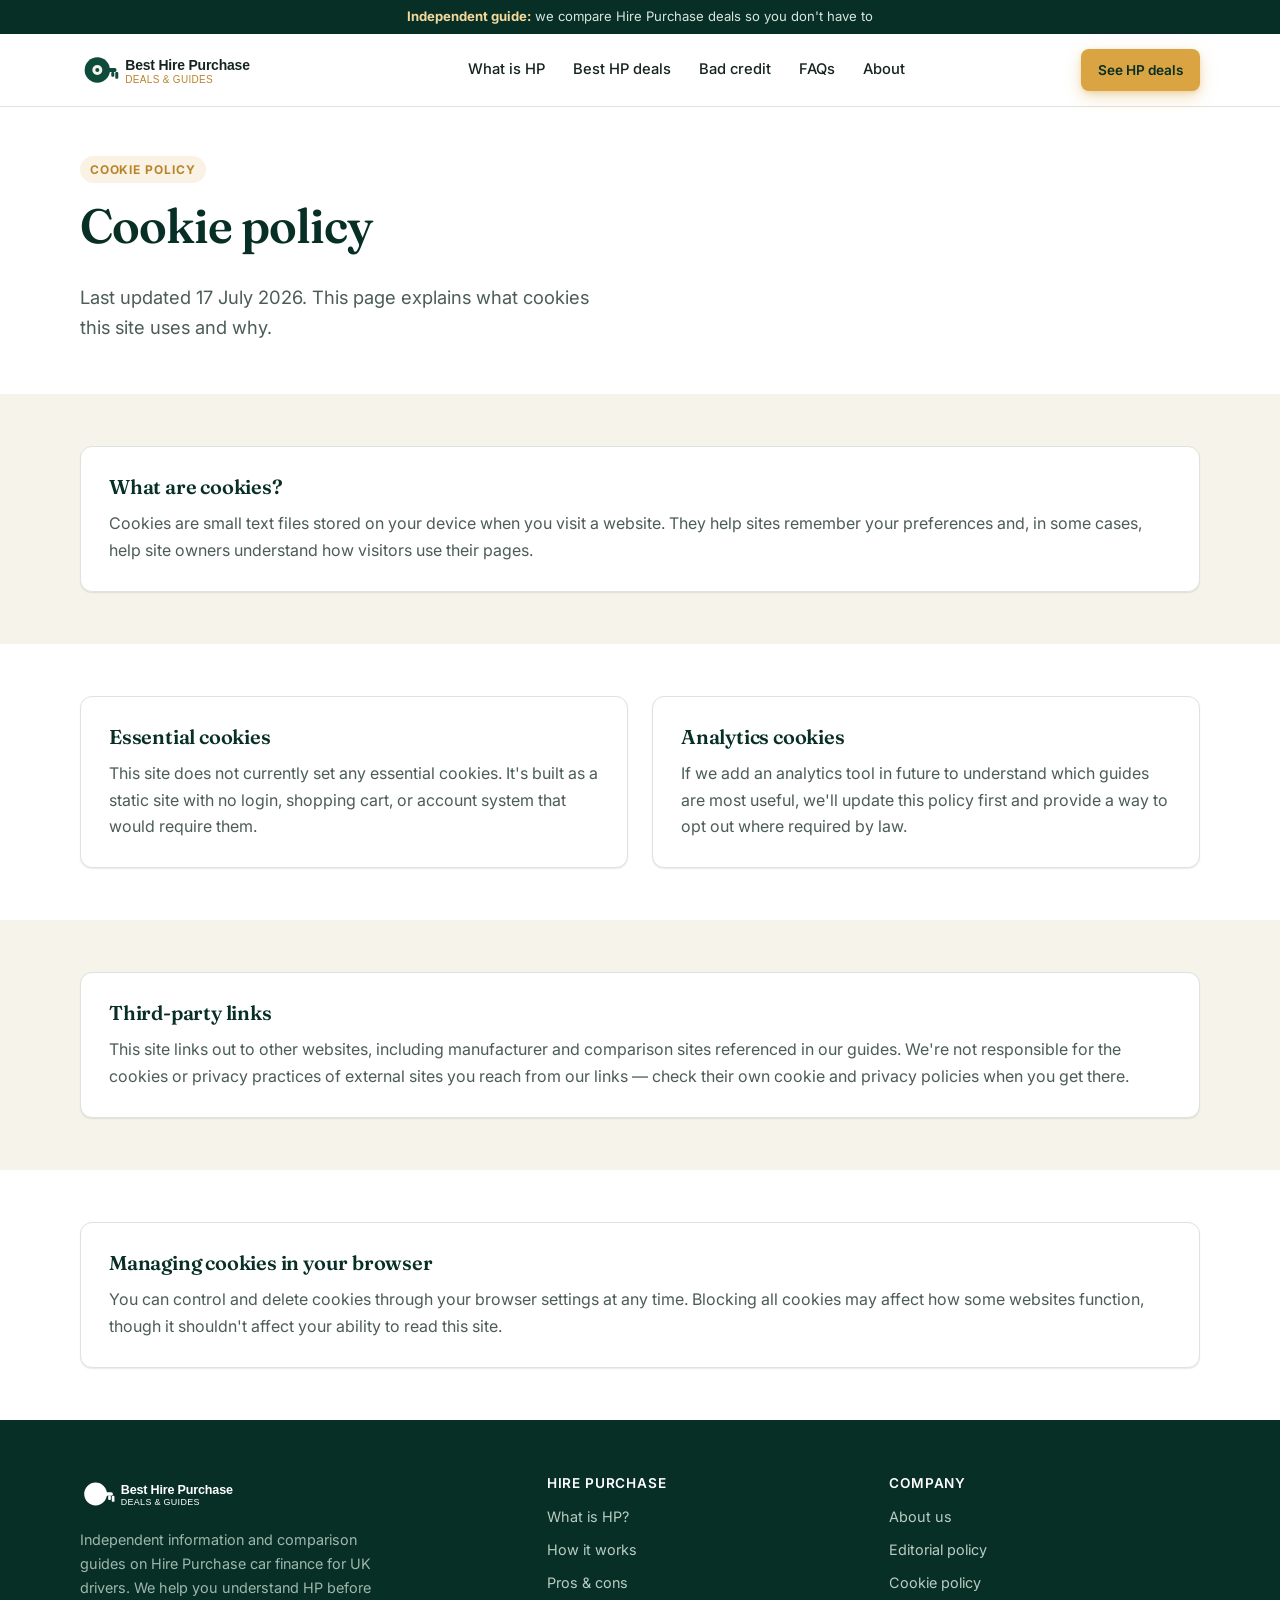
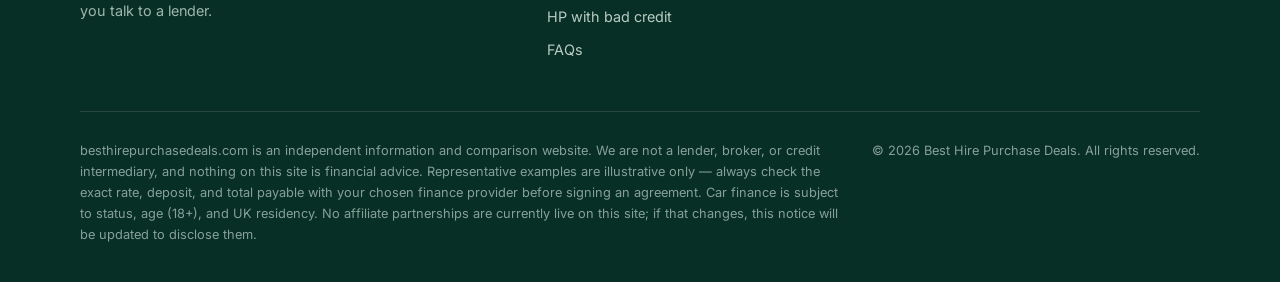
<file: besthirepurchasedeals.com/cookie-policy/index.html>
<!DOCTYPE html>
<html lang="en">
<head>
<meta charset="UTF-8">
<meta name="viewport" content="width=device-width, initial-scale=1.0">
<title>Cookie Policy | Best Hire Purchase Deals</title>
<meta name="description" content="Details on the cookies used on Best Hire Purchase Deals and how to manage them in your browser.">
<link rel="canonical" href="https://besthirepurchasedeals.com/cookie-policy/">
<meta property="og:type" content="website">
<meta property="og:title" content="Cookie Policy | Best Hire Purchase Deals">
<meta property="og:description" content="Details on the cookies used on Best Hire Purchase Deals and how to manage them in your browser.">
<meta property="og:url" content="https://besthirepurchasedeals.com/cookie-policy/">
<meta property="og:site_name" content="Best Hire Purchase Deals">
<meta name="twitter:card" content="summary">
<link rel="icon" type="image/svg+xml" href="../images/logo.svg">
<link rel="preconnect" href="https://fonts.googleapis.com">
<link rel="preconnect" href="https://fonts.gstatic.com" crossorigin>
<link href="https://fonts.googleapis.com/css2?family=Fraunces:wght@500;600;700&family=Inter:wght@400;500;600;700&display=swap" rel="stylesheet">
<link rel="stylesheet" href="../css/global.css">
</head>
<body>
<div class="top-bar">
  <div class="container">
    <span><strong>Independent guide:</strong>&nbsp;we compare Hire Purchase deals so you don't have to</span>
  </div>
</div>
<header class="site-header" role="banner">
  <div class="container">
    <a href="../" class="site-logo" aria-label="Best Hire Purchase Deals — home">
      <img src="../images/logo.svg" alt="Best Hire Purchase Deals" height="40" width="211" class="site-logo__img">
    </a>
    <nav class="site-nav" role="navigation" aria-label="Main navigation">
      <a href="../#what-is-hp">What is HP</a>
      <a href="../#compare">Best HP deals</a>
      <a href="../#bad-credit">Bad credit</a>
      <a href="../#faq">FAQs</a>
      <a href="../about/">About</a>
    </nav>
    <div class="header-cta">
      <a href="#compare" class="btn btn-primary btn-sm">See HP deals</a>
      <button class="nav-toggle" aria-label="Toggle menu" aria-expanded="false">
        <span></span><span></span><span></span>
      </button>
    </div>
  </div>
</header>
<main>
<section style="padding-top:3rem;">
  <div class="container">
    <span class="eyebrow">Cookie policy</span>
    <h1>Cookie policy</h1>
    <p class="hero-lede" style="color:var(--color-text-muted);">Last updated 17 July 2026. This page explains what cookies this site uses and why.</p>
  </div>
</section>

<section class="section-alt">
  <div class="container">
    <div class="card">
      <h3>What are cookies?</h3>
      <p>Cookies are small text files stored on your device when you visit a website. They help sites remember your preferences and, in some cases, help site owners understand how visitors use their pages.</p>
    </div>
  </div>
</section>

<section>
  <div class="container">
    <div class="grid grid-2">
      <div class="card">
        <h3>Essential cookies</h3>
        <p>This site does not currently set any essential cookies. It's built as a static site with no login, shopping cart, or account system that would require them.</p>
      </div>
      <div class="card">
        <h3>Analytics cookies</h3>
        <p>If we add an analytics tool in future to understand which guides are most useful, we'll update this policy first and provide a way to opt out where required by law.</p>
      </div>
    </div>
  </div>
</section>

<section class="section-alt">
  <div class="container">
    <div class="card">
      <h3>Third-party links</h3>
      <p>This site links out to other websites, including manufacturer and comparison sites referenced in our guides. We're not responsible for the cookies or privacy practices of external sites you reach from our links — check their own cookie and privacy policies when you get there.</p>
    </div>
  </div>
</section>

<section>
  <div class="container">
    <div class="card">
      <h3>Managing cookies in your browser</h3>
      <p>You can control and delete cookies through your browser settings at any time. Blocking all cookies may affect how some websites function, though it shouldn't affect your ability to read this site.</p>
    </div>
  </div>
</section>

</main>
<footer class="site-footer" role="contentinfo">
  <div class="container">
    <div class="footer-grid">
      <div class="footer-brand">
        <a href="../" class="site-logo" aria-label="Best Hire Purchase Deals — home">
          <img src="../images/logo.svg" alt="Best Hire Purchase Deals" height="36" width="190" class="site-logo__img">
        </a>
        <p>Independent information and comparison guides on Hire Purchase car finance for UK drivers. We help you understand HP before you talk to a lender.</p>
      </div>
      <div class="footer-col">
        <h4>Hire purchase</h4>
        <ul>
          <li><a href="../#what-is-hp">What is HP?</a></li>
          <li><a href="../#how-it-works">How it works</a></li>
          <li><a href="../#pros-cons">Pros &amp; cons</a></li>
          <li><a href="../#bad-credit">HP with bad credit</a></li>
          <li><a href="../#faq">FAQs</a></li>
        </ul>
      </div>
      <div class="footer-col">
        <h4>Company</h4>
        <ul>
          <li><a href="../about/">About us</a></li>
          <li><a href="../editorial-policy/">Editorial policy</a></li>
          <li><a href="../cookie-policy/">Cookie policy</a></li>
        </ul>
      </div>
    </div>
    <div class="footer-legal">
      <p>besthirepurchasedeals.com is an independent information and comparison website. We are not a lender, broker, or credit intermediary, and nothing on this site is financial advice. Representative examples are illustrative only — always check the exact rate, deposit, and total payable with your chosen finance provider before signing an agreement. Car finance is subject to status, age (18+), and UK residency. No affiliate partnerships are currently live on this site; if that changes, this notice will be updated to disclose them.</p>
      <p>&copy; <span id="current-year">2026</span> Best Hire Purchase Deals. All rights reserved.</p>
    </div>
  </div>
</footer>
<script src="../js/nav.js"></script>
<script src="../js/app.js"></script>
</body>
</html>
</file>
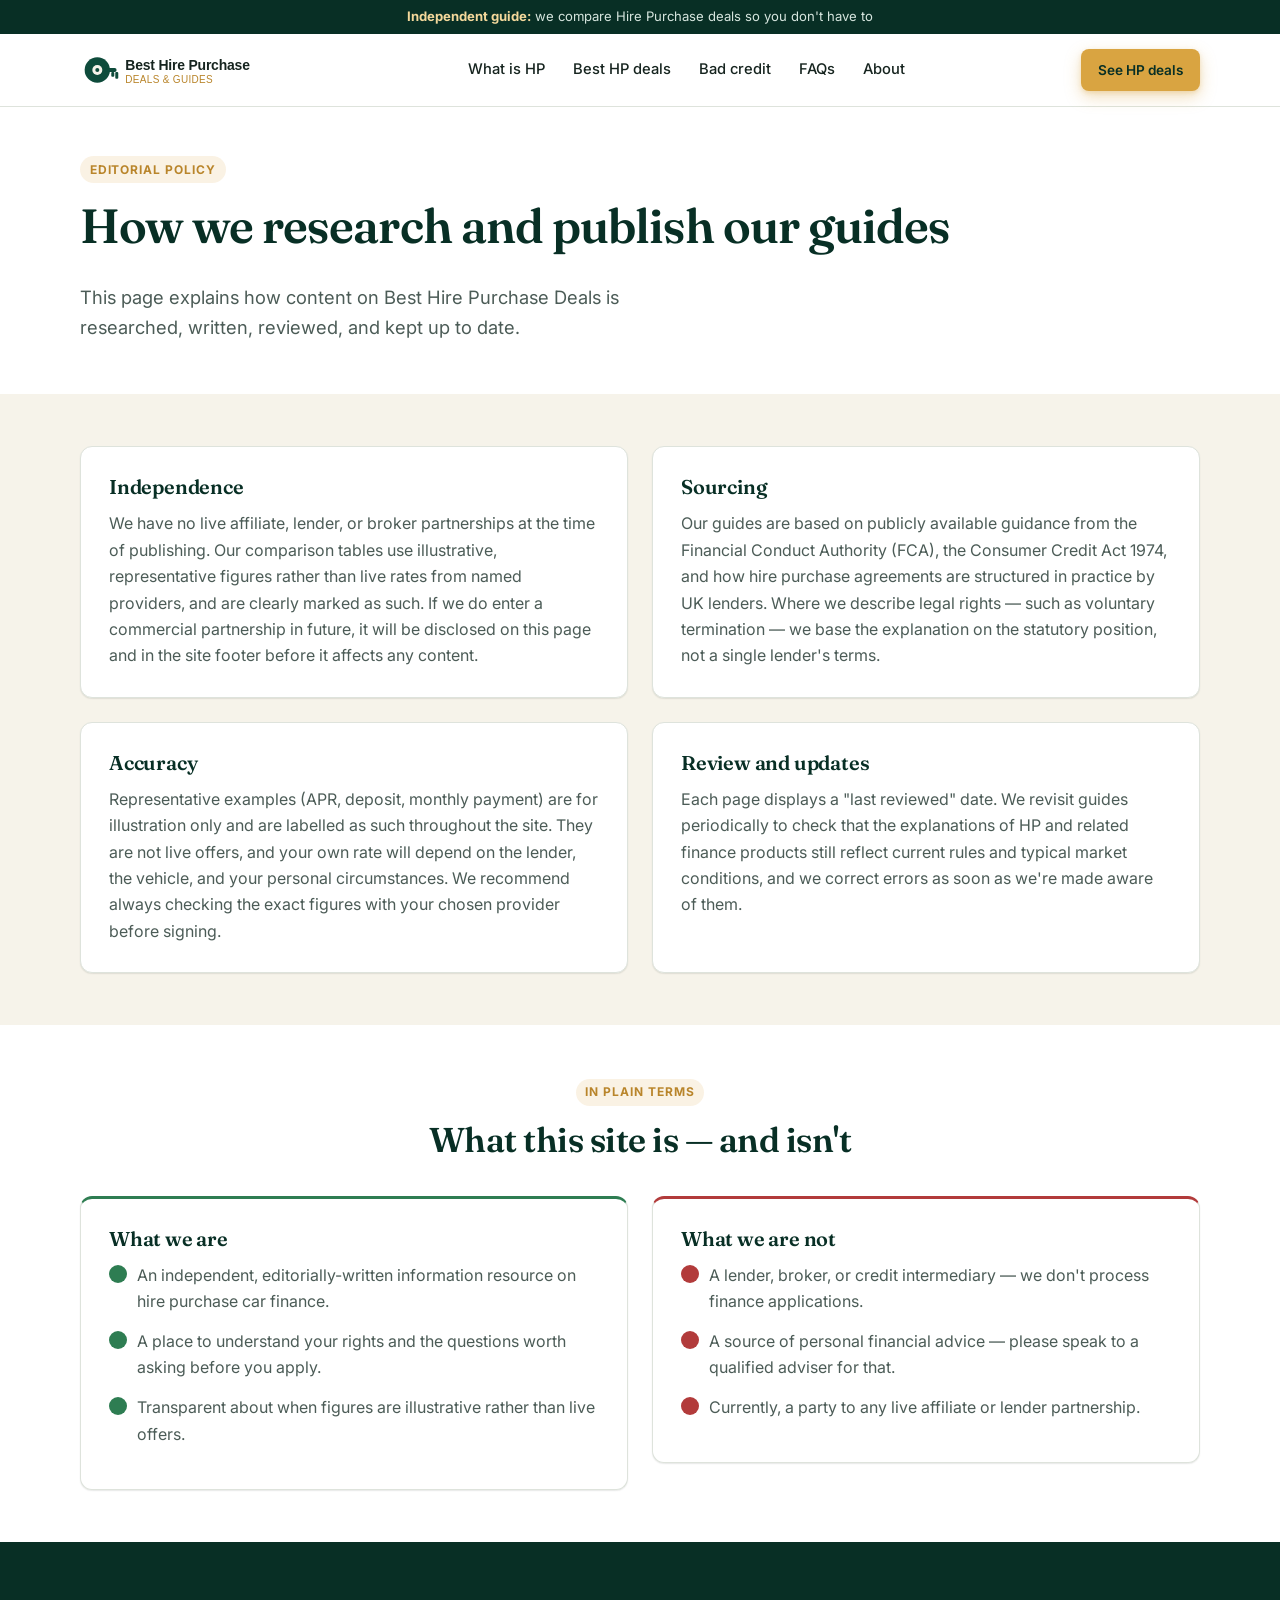
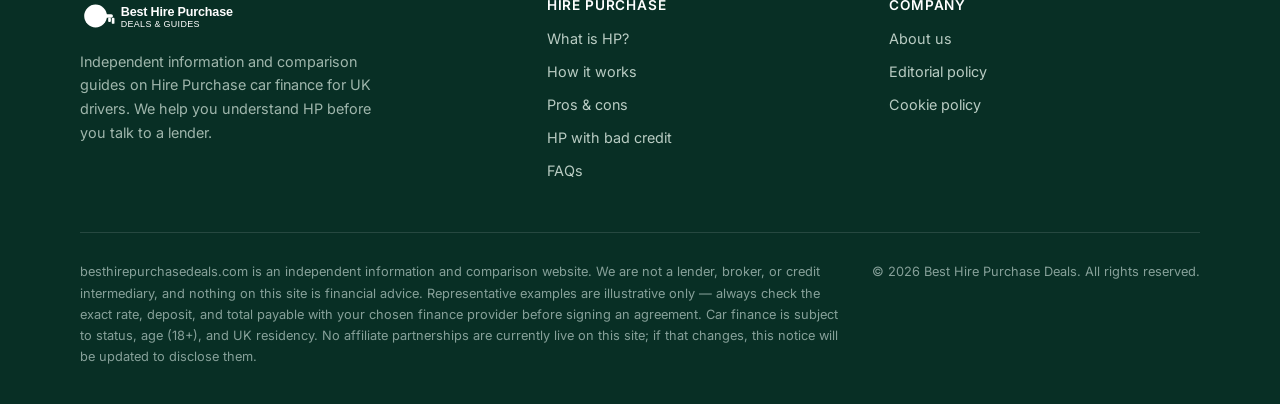
<file: besthirepurchasedeals.com/editorial-policy/index.html>
<!DOCTYPE html>
<html lang="en">
<head>
<meta charset="UTF-8">
<meta name="viewport" content="width=device-width, initial-scale=1.0">
<title>Editorial Policy | Best Hire Purchase Deals</title>
<meta name="description" content="How we research, write, and review our hire purchase car finance guides — and how we handle independence and accuracy.">
<link rel="canonical" href="https://besthirepurchasedeals.com/editorial-policy/">
<meta property="og:type" content="website">
<meta property="og:title" content="Editorial Policy | Best Hire Purchase Deals">
<meta property="og:description" content="How we research, write, and review our hire purchase car finance guides — and how we handle independence and accuracy.">
<meta property="og:url" content="https://besthirepurchasedeals.com/editorial-policy/">
<meta property="og:site_name" content="Best Hire Purchase Deals">
<meta name="twitter:card" content="summary">
<link rel="icon" type="image/svg+xml" href="../images/logo.svg">
<link rel="preconnect" href="https://fonts.googleapis.com">
<link rel="preconnect" href="https://fonts.gstatic.com" crossorigin>
<link href="https://fonts.googleapis.com/css2?family=Fraunces:wght@500;600;700&family=Inter:wght@400;500;600;700&display=swap" rel="stylesheet">
<link rel="stylesheet" href="../css/global.css">
</head>
<body>
<div class="top-bar">
  <div class="container">
    <span><strong>Independent guide:</strong>&nbsp;we compare Hire Purchase deals so you don't have to</span>
  </div>
</div>
<header class="site-header" role="banner">
  <div class="container">
    <a href="../" class="site-logo" aria-label="Best Hire Purchase Deals — home">
      <img src="../images/logo.svg" alt="Best Hire Purchase Deals" height="40" width="211" class="site-logo__img">
    </a>
    <nav class="site-nav" role="navigation" aria-label="Main navigation">
      <a href="../#what-is-hp">What is HP</a>
      <a href="../#compare">Best HP deals</a>
      <a href="../#bad-credit">Bad credit</a>
      <a href="../#faq">FAQs</a>
      <a href="../about/">About</a>
    </nav>
    <div class="header-cta">
      <a href="#compare" class="btn btn-primary btn-sm">See HP deals</a>
      <button class="nav-toggle" aria-label="Toggle menu" aria-expanded="false">
        <span></span><span></span><span></span>
      </button>
    </div>
  </div>
</header>
<main>
<section style="padding-top:3rem;">
  <div class="container">
    <span class="eyebrow">Editorial policy</span>
    <h1>How we research and publish our guides</h1>
    <p class="hero-lede" style="color:var(--color-text-muted);">This page explains how content on Best Hire Purchase Deals is researched, written, reviewed, and kept up to date.</p>
  </div>
</section>

<section class="section-alt">
  <div class="container">
    <div class="grid grid-2">
      <div class="card">
        <h3>Independence</h3>
        <p>We have no live affiliate, lender, or broker partnerships at the time of publishing. Our comparison tables use illustrative, representative figures rather than live rates from named providers, and are clearly marked as such. If we do enter a commercial partnership in future, it will be disclosed on this page and in the site footer before it affects any content.</p>
      </div>
      <div class="card">
        <h3>Sourcing</h3>
        <p>Our guides are based on publicly available guidance from the Financial Conduct Authority (FCA), the Consumer Credit Act 1974, and how hire purchase agreements are structured in practice by UK lenders. Where we describe legal rights — such as voluntary termination — we base the explanation on the statutory position, not a single lender's terms.</p>
      </div>
      <div class="card">
        <h3>Accuracy</h3>
        <p>Representative examples (APR, deposit, monthly payment) are for illustration only and are labelled as such throughout the site. They are not live offers, and your own rate will depend on the lender, the vehicle, and your personal circumstances. We recommend always checking the exact figures with your chosen provider before signing.</p>
      </div>
      <div class="card">
        <h3>Review and updates</h3>
        <p>Each page displays a "last reviewed" date. We revisit guides periodically to check that the explanations of HP and related finance products still reflect current rules and typical market conditions, and we correct errors as soon as we're made aware of them.</p>
      </div>
    </div>
  </div>
</section>

<section>
  <div class="container">
    <div class="section-heading">
      <span class="eyebrow">In plain terms</span>
      <h2>What this site is — and isn't</h2>
    </div>
    <div class="pros-cons">
      <div class="pros">
        <div class="card">
          <h3>What we are</h3>
          <ul>
            <li>An independent, editorially-written information resource on hire purchase car finance.</li>
            <li>A place to understand your rights and the questions worth asking before you apply.</li>
            <li>Transparent about when figures are illustrative rather than live offers.</li>
          </ul>
        </div>
      </div>
      <div class="cons">
        <div class="card">
          <h3>What we are not</h3>
          <ul>
            <li>A lender, broker, or credit intermediary — we don't process finance applications.</li>
            <li>A source of personal financial advice — please speak to a qualified adviser for that.</li>
            <li>Currently, a party to any live affiliate or lender partnership.</li>
          </ul>
        </div>
      </div>
    </div>
  </div>
</section>

</main>
<footer class="site-footer" role="contentinfo">
  <div class="container">
    <div class="footer-grid">
      <div class="footer-brand">
        <a href="../" class="site-logo" aria-label="Best Hire Purchase Deals — home">
          <img src="../images/logo.svg" alt="Best Hire Purchase Deals" height="36" width="190" class="site-logo__img">
        </a>
        <p>Independent information and comparison guides on Hire Purchase car finance for UK drivers. We help you understand HP before you talk to a lender.</p>
      </div>
      <div class="footer-col">
        <h4>Hire purchase</h4>
        <ul>
          <li><a href="../#what-is-hp">What is HP?</a></li>
          <li><a href="../#how-it-works">How it works</a></li>
          <li><a href="../#pros-cons">Pros &amp; cons</a></li>
          <li><a href="../#bad-credit">HP with bad credit</a></li>
          <li><a href="../#faq">FAQs</a></li>
        </ul>
      </div>
      <div class="footer-col">
        <h4>Company</h4>
        <ul>
          <li><a href="../about/">About us</a></li>
          <li><a href="../editorial-policy/">Editorial policy</a></li>
          <li><a href="../cookie-policy/">Cookie policy</a></li>
        </ul>
      </div>
    </div>
    <div class="footer-legal">
      <p>besthirepurchasedeals.com is an independent information and comparison website. We are not a lender, broker, or credit intermediary, and nothing on this site is financial advice. Representative examples are illustrative only — always check the exact rate, deposit, and total payable with your chosen finance provider before signing an agreement. Car finance is subject to status, age (18+), and UK residency. No affiliate partnerships are currently live on this site; if that changes, this notice will be updated to disclose them.</p>
      <p>&copy; <span id="current-year">2026</span> Best Hire Purchase Deals. All rights reserved.</p>
    </div>
  </div>
</footer>
<script src="../js/nav.js"></script>
<script src="../js/app.js"></script>
</body>
</html>
</file>
<file: besthirepurchasedeals.com/css/global.css>
/* ==========================================================================
   Best Hire Purchase Deals — Global Styles
   ========================================================================== */

:root {
  --max-width: 1160px;

  --color-primary: #0E4B3B;
  --color-primary-dark: #082F25;
  --color-primary-light: #E8F2EE;
  --color-accent: #D9A441;
  --color-accent-dark: #B9852B;
  --color-text: #16241F;
  --color-text-muted: #4C5C57;
  --color-bg: #FFFFFF;
  --color-bg-alt: #F6F3EA;
  --color-border: #DEE3DC;
  --color-success: #2E7D52;
  --color-danger: #B23B3B;

  --font-display: 'Fraunces', Georgia, serif;
  --font-body: 'Inter', -apple-system, BlinkMacSystemFont, 'Segoe UI', sans-serif;

  --radius: 12px;
  --radius-sm: 8px;
  --shadow-sm: 0 1px 2px rgba(14, 30, 24, 0.06), 0 1px 1px rgba(14, 30, 24, 0.04);
  --shadow-md: 0 8px 24px rgba(14, 30, 24, 0.08), 0 2px 6px rgba(14, 30, 24, 0.05);
  --shadow-lg: 0 20px 48px rgba(14, 30, 24, 0.14), 0 6px 16px rgba(14, 30, 24, 0.08);
}

*, *::before, *::after { box-sizing: border-box; }

html { scroll-behavior: smooth; }

body {
  margin: 0;
  font-family: var(--font-body);
  color: var(--color-text);
  background: var(--color-bg);
  line-height: 1.65;
  -webkit-font-smoothing: antialiased;
  font-size: 16px;
}

h1, h2, h3, h4 {
  font-family: var(--font-display);
  font-weight: 600;
  line-height: 1.15;
  letter-spacing: -0.01em;
  color: var(--color-primary-dark);
  margin: 0 0 0.6em;
}

h1 { font-size: clamp(2rem, 5vw, 3rem); letter-spacing: -0.02em; }
h2 { font-size: clamp(1.5rem, 3.6vw, 2.15rem); letter-spacing: -0.015em; }
h3 { font-size: 1.25rem; }
h4 { font-size: 1.05rem; }

p { margin: 0 0 1em; color: var(--color-text-muted); }
p:last-child { margin-bottom: 0; }

a { color: var(--color-primary); text-decoration: underline; text-decoration-color: rgba(14,75,59,0.3); text-underline-offset: 2px; }
a:hover { color: var(--color-accent-dark); }
a:focus-visible, button:focus-visible, input:focus-visible, summary:focus-visible {
  outline: 2px solid var(--color-accent);
  outline-offset: 2px;
}

img { max-width: 100%; display: block; }
ul, ol { padding-left: 1.2em; color: var(--color-text-muted); }
li { margin-bottom: 0.4em; }

.container {
  max-width: var(--max-width);
  margin: 0 auto;
  padding: 0 1.25rem;
}

section { padding: 3.25rem 0; }
.section-alt { background: var(--color-bg-alt); }
.section-dark { background: var(--color-primary-dark); color: #EAF3EE; }
.section-dark h2, .section-dark h3 { color: #FFFFFF; }
.section-dark p { color: #C7D9D1; }

.eyebrow {
  display: inline-block;
  font-family: var(--font-body);
  font-size: 0.75rem;
  font-weight: 700;
  letter-spacing: 0.08em;
  text-transform: uppercase;
  color: var(--color-accent-dark);
  background: rgba(217, 164, 65, 0.14);
  padding: 0.3em 0.8em;
  border-radius: 999px;
  margin-bottom: 0.9rem;
}
.section-dark .eyebrow { background: rgba(217, 164, 65, 0.22); color: #F3D89B; }

.section-heading { max-width: 680px; margin: 0 auto 2.25rem; text-align: center; }
.section-heading p { font-size: 1.05rem; }

/* ---- Buttons ---- */
.btn {
  display: inline-flex;
  align-items: center;
  gap: 0.5em;
  font-family: var(--font-body);
  font-weight: 600;
  font-size: 0.95rem;
  padding: 0.85em 1.6em;
  border-radius: var(--radius-sm);
  border: 2px solid transparent;
  cursor: pointer;
  text-decoration: none;
  transition: transform 160ms cubic-bezier(0.16, 1, 0.3, 1), box-shadow 160ms cubic-bezier(0.16, 1, 0.3, 1), background 160ms ease;
  white-space: nowrap;
}
.btn:active { transform: translateY(1px) scale(0.99); }

.btn-primary {
  background: var(--color-accent);
  color: var(--color-primary-dark);
  box-shadow: 0 6px 16px rgba(217, 164, 65, 0.35), 0 2px 4px rgba(217, 164, 65, 0.25);
}
.btn-primary:hover { background: var(--color-accent-dark); color: var(--color-primary-dark); box-shadow: 0 10px 24px rgba(217, 164, 65, 0.42); }
.btn-primary:focus-visible { outline-offset: 3px; }

.btn-outline {
  background: transparent;
  border-color: rgba(255,255,255,0.55);
  color: #FFFFFF;
}
.btn-outline:hover { background: rgba(255,255,255,0.12); color: #FFFFFF; }

.btn-ghost {
  background: var(--color-primary-light);
  color: var(--color-primary-dark);
}
.btn-ghost:hover { background: #DCEEE5; color: var(--color-primary-dark); }

.btn-block { width: 100%; justify-content: center; }
.btn-sm { padding: 0.55em 1.1em; font-size: 0.85rem; }

/* ---- Header ---- */
.top-bar {
  background: var(--color-primary-dark);
  color: #D7E6DF;
  font-size: 0.82rem;
}
.top-bar .container {
  display: flex;
  align-items: center;
  justify-content: center;
  gap: 0.5em;
  height: 34px;
  text-align: center;
}
.top-bar strong { color: #F3D89B; }

.site-header {
  position: sticky;
  top: 0;
  z-index: 50;
  background: rgba(255,255,255,0.92);
  backdrop-filter: saturate(160%) blur(10px);
  border-bottom: 1px solid var(--color-border);
}
.site-header .container {
  height: 72px;
  display: flex;
  align-items: center;
  justify-content: space-between;
  gap: 1rem;
}
.site-logo { display: flex; align-items: center; text-decoration: none; }
.site-logo__img { height: 40px; width: auto; display: block; }

.site-nav {
  display: flex;
  align-items: center;
  gap: 1.75rem;
}
.site-nav a {
  color: var(--color-text);
  text-decoration: none;
  font-weight: 500;
  font-size: 0.92rem;
  padding: 0.4em 0;
  border-bottom: 2px solid transparent;
}
.site-nav a:hover, .site-nav a.active {
  color: var(--color-primary);
  border-bottom-color: var(--color-accent);
}

.header-cta { display: flex; align-items: center; gap: 0.75rem; }

.nav-toggle {
  display: none;
  background: none;
  border: none;
  cursor: pointer;
  padding: 0.5rem;
  flex-direction: column;
  gap: 5px;
}
.nav-toggle span {
  display: block;
  width: 24px;
  height: 2px;
  background: var(--color-primary-dark);
  border-radius: 2px;
  transition: transform 200ms ease, opacity 200ms ease;
}

@media (max-width: 767px) {
  .nav-toggle { display: flex; }
  .site-nav {
    position: fixed;
    inset: 72px 0 0 0;
    background: #FFFFFF;
    flex-direction: column;
    align-items: flex-start;
    padding: 1.5rem 1.25rem;
    gap: 0.25rem;
    transform: translateX(100%);
    transition: transform 220ms cubic-bezier(0.16, 1, 0.3, 1);
    overflow-y: auto;
    border-top: 1px solid var(--color-border);
  }
  .site-nav.is-open { transform: translateX(0); }
  .site-nav a { width: 100%; padding: 0.9em 0; border-bottom: 1px solid var(--color-border); }
  .header-cta .btn-sm-hide { display: none; }
}

/* ---- Footer ---- */
.site-footer {
  background: var(--color-primary-dark);
  color: #B9CCC3;
  padding: 3.5rem 0 1.5rem;
  font-size: 0.9rem;
}
.footer-grid {
  display: grid;
  grid-template-columns: 1.4fr 1fr 1fr;
  gap: 2rem;
  padding-bottom: 2.5rem;
  border-bottom: 1px solid rgba(255,255,255,0.12);
}
.footer-brand .site-logo__img { filter: brightness(0) invert(1); height: 36px; }
.footer-brand p { color: #9FB6AC; margin-top: 1rem; max-width: 300px; }
.footer-col h4 { color: #FFFFFF; font-family: var(--font-body); font-size: 0.85rem; text-transform: uppercase; letter-spacing: 0.06em; margin-bottom: 1em; }
.footer-col ul { list-style: none; padding: 0; margin: 0; }
.footer-col a { color: #B9CCC3; text-decoration: none; }
.footer-col a:hover { color: #F3D89B; }
.footer-col li { margin-bottom: 0.65em; }
.footer-legal {
  padding-top: 1.75rem;
  display: flex;
  flex-wrap: wrap;
  gap: 1rem 1.5rem;
  align-items: flex-start;
  justify-content: space-between;
}
.footer-legal p { color: #86A099; font-size: 0.8rem; max-width: 760px; }
.footer-legal a { color: #B9CCC3; }

@media (max-width: 767px) {
  .footer-grid { grid-template-columns: 1fr 1fr; }
  .footer-brand { grid-column: 1 / -1; }
}

/* ---- Cards ---- */
.card {
  background: var(--color-bg);
  border: 1px solid var(--color-border);
  border-radius: var(--radius);
  padding: 1.75rem;
  box-shadow: var(--shadow-sm);
}

.grid { display: grid; gap: 1.5rem; }
.grid-2 { grid-template-columns: repeat(2, 1fr); }
.grid-3 { grid-template-columns: repeat(3, 1fr); }
.grid-4 { grid-template-columns: repeat(4, 1fr); }

@media (max-width: 767px) {
  .grid-2, .grid-3, .grid-4 { grid-template-columns: 1fr; }
}

/* ---- Step numbers ---- */
.step-card { position: relative; padding-top: 2.25rem; }
.step-number {
  display: inline-flex;
  align-items: center;
  justify-content: center;
  width: 40px;
  height: 40px;
  border-radius: 50%;
  background: var(--color-primary);
  color: #fff;
  font-family: var(--font-display);
  font-weight: 600;
  font-size: 1.1rem;
  margin-bottom: 0.9rem;
}

/* ---- Icon badge ---- */
.icon-badge {
  width: 46px;
  height: 46px;
  border-radius: var(--radius-sm);
  background: var(--color-primary-light);
  color: var(--color-primary);
  display: flex;
  align-items: center;
  justify-content: center;
  margin-bottom: 1rem;
}
.icon-badge svg { width: 22px; height: 22px; }

/* ---- Tables ---- */
.table-wrap { overflow-x: auto; border-radius: var(--radius); border: 1px solid var(--color-border); box-shadow: var(--shadow-sm); }
table.deals-table { width: 100%; border-collapse: collapse; min-width: 720px; background: var(--color-bg); }
.deals-table th, .deals-table td { padding: 1rem 1.1rem; text-align: left; border-bottom: 1px solid var(--color-border); }
.deals-table thead th {
  background: var(--color-primary-dark);
  color: #fff;
  font-family: var(--font-body);
  font-size: 0.78rem;
  text-transform: uppercase;
  letter-spacing: 0.05em;
  font-weight: 600;
  white-space: nowrap;
}
.deals-table tbody tr:last-child td { border-bottom: none; }
.deals-table tbody tr:hover { background: var(--color-primary-light); }
.deals-table .lender-cell { display: flex; align-items: center; gap: 0.6rem; font-weight: 600; color: var(--color-text); }
.deals-table .apr { font-weight: 700; color: var(--color-primary-dark); }
.tag {
  display: inline-block;
  font-size: 0.72rem;
  font-weight: 700;
  padding: 0.25em 0.65em;
  border-radius: 999px;
  background: rgba(46, 125, 82, 0.12);
  color: var(--color-success);
  letter-spacing: 0.02em;
}
.tag-gold { background: rgba(217,164,65,0.16); color: var(--color-accent-dark); }

/* ---- Pros / cons ---- */
.pros-cons { display: grid; grid-template-columns: 1fr 1fr; gap: 1.5rem; }
.pros-cons .card h3 { display: flex; align-items: center; gap: 0.5em; }
.pros-cons ul { list-style: none; padding: 0; margin: 0; }
.pros-cons li { display: flex; gap: 0.6em; align-items: flex-start; margin-bottom: 0.85em; }
.pros-cons li::before { content: ''; flex-shrink: 0; width: 18px; height: 18px; margin-top: 3px; border-radius: 50%; }
.pros .card { border-top: 3px solid var(--color-success); }
.pros li::before { background: var(--color-success); mask: none; }
.cons .card { border-top: 3px solid var(--color-danger); }
.cons li::before { background: var(--color-danger); }

@media (max-width: 767px) { .pros-cons { grid-template-columns: 1fr; } }

/* ---- FAQ / accordion ---- */
.faq-list { max-width: 800px; margin: 0 auto; display: flex; flex-direction: column; gap: 0.75rem; }
details.faq-item {
  background: var(--color-bg);
  border: 1px solid var(--color-border);
  border-radius: var(--radius-sm);
  padding: 1.1rem 1.4rem;
}
details.faq-item summary {
  cursor: pointer;
  font-weight: 600;
  color: var(--color-primary-dark);
  list-style: none;
  display: flex;
  align-items: center;
  justify-content: space-between;
  gap: 1rem;
}
details.faq-item summary::-webkit-details-marker { display: none; }
details.faq-item summary::after {
  content: '+';
  font-size: 1.4rem;
  font-weight: 400;
  color: var(--color-accent-dark);
  flex-shrink: 0;
  transition: transform 200ms ease;
}
details.faq-item[open] summary::after { transform: rotate(45deg); }
details.faq-item p { margin-top: 0.85rem; }

/* ---- Calculator ---- */
.calculator {
  display: grid;
  grid-template-columns: 1fr 1fr;
  gap: 0;
  background: var(--color-bg);
  border-radius: var(--radius);
  overflow: hidden;
  box-shadow: var(--shadow-md);
  border: 1px solid var(--color-border);
}
.calculator-inputs { padding: 2rem; }
.calculator-results { padding: 2rem; background: var(--color-primary-dark); color: #fff; }
.calculator-results h4 { color: #F3D89B; }
.field { margin-bottom: 1.25rem; }
.field label { display: block; font-weight: 600; font-size: 0.85rem; margin-bottom: 0.4em; color: var(--color-text); }
.field .input-wrap { position: relative; }
.field .prefix {
  position: absolute; left: 0.9em; top: 50%; transform: translateY(-50%);
  color: var(--color-text-muted); font-weight: 600;
}
.field input[type="number"], .field input[type="text"], .field input[type="email"], .field textarea, .field select {
  width: 100%;
  padding: 0.75em 0.9em;
  border: 1.5px solid var(--color-border);
  border-radius: var(--radius-sm);
  font-family: var(--font-body);
  font-size: 0.98rem;
  color: var(--color-text);
  background: #fff;
  transition: border-color 160ms ease, box-shadow 160ms ease;
}
.field input.has-prefix { padding-left: 1.9em; }
.field input:focus, .field textarea:focus, .field select:focus {
  outline: none;
  border-color: var(--color-primary);
  box-shadow: 0 0 0 3px rgba(14, 75, 59, 0.12);
}
.field-range { display: flex; align-items: center; gap: 0.75rem; }
.field-range input[type="range"] { flex: 1; accent-color: var(--color-primary); }
.result-row { display: flex; justify-content: space-between; align-items: center; padding: 0.7em 0; border-bottom: 1px solid rgba(255,255,255,0.14); }
.result-row:last-of-type { border-bottom: none; }
.result-row span:first-child { color: #B9CCC3; font-size: 0.9rem; }
.result-row span:last-child { font-weight: 700; font-size: 1.05rem; }
.result-total { text-align: center; padding: 1.25rem 0; margin: 1rem 0; background: rgba(255,255,255,0.06); border-radius: var(--radius-sm); }
.result-total .amount { font-family: var(--font-display); font-size: 2.1rem; font-weight: 600; color: #F3D89B; }
.result-total .label { font-size: 0.8rem; text-transform: uppercase; letter-spacing: 0.06em; color: #9FB6AC; }

@media (max-width: 900px) {
  .calculator { grid-template-columns: 1fr; }
}

/* ---- Hero ---- */
.hero {
  position: relative;
  padding: 4.5rem 0 5rem;
  background: var(--color-primary-dark);
  overflow: hidden;
  color: #fff;
}
.hero::before {
  content: '';
  position: absolute;
  inset: 0;
  background-image: url('../images/hero-hp-car-dusk.jpg');
  background-size: cover;
  background-position: center 55%;
}
.hero::after {
  content: '';
  position: absolute;
  inset: 0;
  background: linear-gradient(115deg, rgba(8,47,37,0.96) 30%, rgba(8,47,37,0.72) 62%, rgba(8,47,37,0.4) 100%);
}
.hero .container { position: relative; z-index: 2; }
.hero-content { max-width: 640px; }
.hero h1 { color: #fff; }
.hero h1 mark { background: none; color: #F3D89B; }
.hero-lede { font-size: 1.15rem; color: #D7E6DF; max-width: 540px; }
.hero-ctas { display: flex; gap: 1rem; flex-wrap: wrap; margin-top: 1.75rem; }
.hero-trust { display: flex; gap: 1.75rem; margin-top: 2.5rem; flex-wrap: wrap; }
.hero-trust-item { display: flex; align-items: center; gap: 0.6em; font-size: 0.88rem; color: #C7D9D1; }
.hero-trust-item svg { flex-shrink: 0; color: var(--color-accent); }

.rep-example {
  margin-top: -2.75rem;
  position: relative;
  z-index: 3;
}
.rep-example .card {
  background: #fff;
  box-shadow: var(--shadow-lg);
  padding: 1.75rem 2rem;
}
.rep-strip { display: flex; flex-wrap: wrap; gap: 1.75rem 2.5rem; align-items: center; justify-content: space-between; }
.rep-item { min-width: 120px; }
.rep-item .value { font-family: var(--font-display); font-size: 1.35rem; font-weight: 600; color: var(--color-primary-dark); }
.rep-item .label { font-size: 0.78rem; color: var(--color-text-muted); text-transform: uppercase; letter-spacing: 0.04em; }

/* ---- Image feature block ---- */
.feature-split { display: grid; grid-template-columns: 1fr 1fr; gap: 2.5rem; align-items: center; }
.feature-split.reverse .feature-media { order: 2; }
.feature-media img { border-radius: var(--radius); box-shadow: var(--shadow-md); width: 100%; height: 100%; object-fit: cover; aspect-ratio: 4/3; }
@media (max-width: 900px) {
  .feature-split, .feature-split.reverse .feature-media { grid-template-columns: 1fr; order: initial; }
  .feature-media { order: -1; }
}

/* ---- Trust bar ---- */
.trust-bar {
  background: var(--color-primary-light);
  border-top: 1px solid var(--color-border);
  border-bottom: 1px solid var(--color-border);
}
.trust-bar .container {
  display: flex;
  flex-wrap: wrap;
  gap: 1rem 2.5rem;
  justify-content: center;
  padding: 1rem 1.25rem;
  font-size: 0.85rem;
  color: var(--color-primary-dark);
  font-weight: 600;
}
.trust-bar .container > div { display: flex; align-items: center; gap: 0.5em; }

/* ---- Quick nav pills ---- */
.pill-nav { display: flex; flex-wrap: wrap; gap: 0.6rem; justify-content: center; }
.pill-nav a {
  text-decoration: none;
  font-size: 0.85rem;
  font-weight: 600;
  color: var(--color-primary-dark);
  background: var(--color-bg);
  border: 1px solid var(--color-border);
  padding: 0.5em 1.1em;
  border-radius: 999px;
}
.pill-nav a:hover { border-color: var(--color-accent); color: var(--color-accent-dark); }

/* ---- Guide cards ---- */
.guide-card { text-decoration: none; display: block; }
.guide-card img { border-radius: var(--radius-sm); aspect-ratio: 4/3; object-fit: cover; margin-bottom: 1rem; }
.guide-card h4 { color: var(--color-text); margin-bottom: 0.35em; }
.guide-card p { font-size: 0.9rem; }
.guide-card .read-more { font-size: 0.85rem; font-weight: 700; color: var(--color-primary); }

/* ---- CTA banner ---- */
.cta-banner {
  background: linear-gradient(120deg, var(--color-primary) 0%, var(--color-primary-dark) 100%);
  border-radius: var(--radius);
  padding: 2.75rem;
  text-align: center;
  color: #fff;
}
.cta-banner h2 { color: #fff; }
.cta-banner p { color: #C7D9D1; }

/* ---- Misc ---- */
.text-center { text-align: center; }
.mt-2 { margin-top: 2rem; }
.small-print { font-size: 0.78rem; color: var(--color-text-muted); line-height: 1.6; }
.divider { height: 1px; background: var(--color-border); border: none; margin: 2.5rem 0; }

.author-box {
  display: flex;
  gap: 1rem;
  align-items: center;
  padding: 1.25rem 1.5rem;
  background: var(--color-bg-alt);
  border-radius: var(--radius);
  border: 1px solid var(--color-border);
}
.author-box .initials {
  width: 48px; height: 48px; border-radius: 50%;
  background: var(--color-primary); color: #fff;
  display: flex; align-items: center; justify-content: center;
  font-family: var(--font-display); font-weight: 600; flex-shrink: 0;
}
.author-box .meta { font-size: 0.85rem; color: var(--color-text-muted); }
.author-box .meta strong { color: var(--color-text); display: block; font-size: 0.95rem; }

.back-to-top {
  display: inline-block;
  margin: 2rem auto 0;
  text-align: center;
}
</file>
<file: besthirepurchasedeals.com/css/ranking.css>
/* ==========================================================================
   Ranking page — layout specific to the Hire Purchase comparison page
   ========================================================================== */

/* ---- Filter pills above the comparison table ---- */
.filter-bar {
  display: flex;
  flex-wrap: wrap;
  gap: 0.6rem;
  margin-bottom: 1.5rem;
}
.filter-bar button {
  font-family: var(--font-body);
  font-size: 0.85rem;
  font-weight: 600;
  padding: 0.5em 1.15em;
  border-radius: 999px;
  border: 1.5px solid var(--color-border);
  background: #fff;
  color: var(--color-text-muted);
  cursor: pointer;
  transition: all 160ms ease;
}
.filter-bar button.is-active,
.filter-bar button:hover {
  border-color: var(--color-primary);
  color: var(--color-primary-dark);
  background: var(--color-primary-light);
}

/* ---- Eligibility checker panel ---- */
.eligibility-panel {
  background: var(--color-bg-alt);
  border: 1px solid var(--color-border);
  border-radius: var(--radius);
  padding: 2.25rem;
  display: grid;
  grid-template-columns: 1.1fr 1fr;
  gap: 2.5rem;
  align-items: center;
}
.eligibility-copy .icon-badge { background: rgba(217,164,65,0.16); color: var(--color-accent-dark); }
.eligibility-checklist { list-style: none; padding: 0; margin: 1.25rem 0 0; }
.eligibility-checklist li {
  display: flex;
  gap: 0.6em;
  align-items: flex-start;
  font-size: 0.92rem;
  color: var(--color-text);
  margin-bottom: 0.6em;
}
.eligibility-checklist li svg { flex-shrink: 0; color: var(--color-success); margin-top: 2px; }
.eligibility-form { background: #fff; border-radius: var(--radius); padding: 1.75rem; box-shadow: var(--shadow-md); border: 1px solid var(--color-border); }
.eligibility-form .field-row { display: grid; grid-template-columns: 1fr 1fr; gap: 1rem; }
.eligibility-form .soft-check-note { font-size: 0.78rem; color: var(--color-text-muted); text-align: center; margin-top: 0.9rem; }

@media (max-width: 900px) {
  .eligibility-panel { grid-template-columns: 1fr; }
  .eligibility-form .field-row { grid-template-columns: 1fr; }
}

/* ---- Bad credit callout ---- */
.callout {
  display: flex;
  gap: 1.5rem;
  align-items: center;
  background: var(--color-primary-light);
  border: 1px solid #CFE3D9;
  border-radius: var(--radius);
  padding: 1.75rem 2rem;
}
.callout .icon-badge { flex-shrink: 0; background: #fff; }
.callout-actions { margin-left: auto; flex-shrink: 0; }

@media (max-width: 767px) {
  .callout { flex-direction: column; align-items: flex-start; }
  .callout-actions { margin-left: 0; }
}

/* ---- Comparison vs cross-link box ---- */
.cross-link-box {
  border: 1.5px dashed var(--color-accent);
  border-radius: var(--radius);
  padding: 1.5rem 1.75rem;
  display: flex;
  align-items: center;
  gap: 1.25rem;
  background: #FFFBF2;
}
.cross-link-box p { margin: 0; }
.cross-link-box strong { color: var(--color-primary-dark); }

@media (max-width: 767px) {
  .cross-link-box { flex-direction: column; align-items: flex-start; }
}

/* ---- Segmented "best for" badges on table rows ---- */
.best-for-badges { display: flex; gap: 0.4rem; flex-wrap: wrap; margin-top: 0.3rem; }

/* ---- Sticky mobile CTA bar ---- */
.mobile-sticky-cta {
  display: none;
}
@media (max-width: 767px) {
  .mobile-sticky-cta {
    display: flex;
    position: sticky;
    bottom: 0;
    z-index: 40;
    background: #fff;
    border-top: 1px solid var(--color-border);
    padding: 0.75rem 1.25rem;
    box-shadow: 0 -4px 16px rgba(0,0,0,0.08);
  }
}

/* ---- Regulatory disclosure block ---- */
.disclosure-block {
  background: var(--color-bg-alt);
  border-left: 4px solid var(--color-primary);
  border-radius: 0 var(--radius-sm) var(--radius-sm) 0;
  padding: 1.5rem 1.75rem;
}
.disclosure-block h4 { margin-bottom: 0.5em; }
</file>
